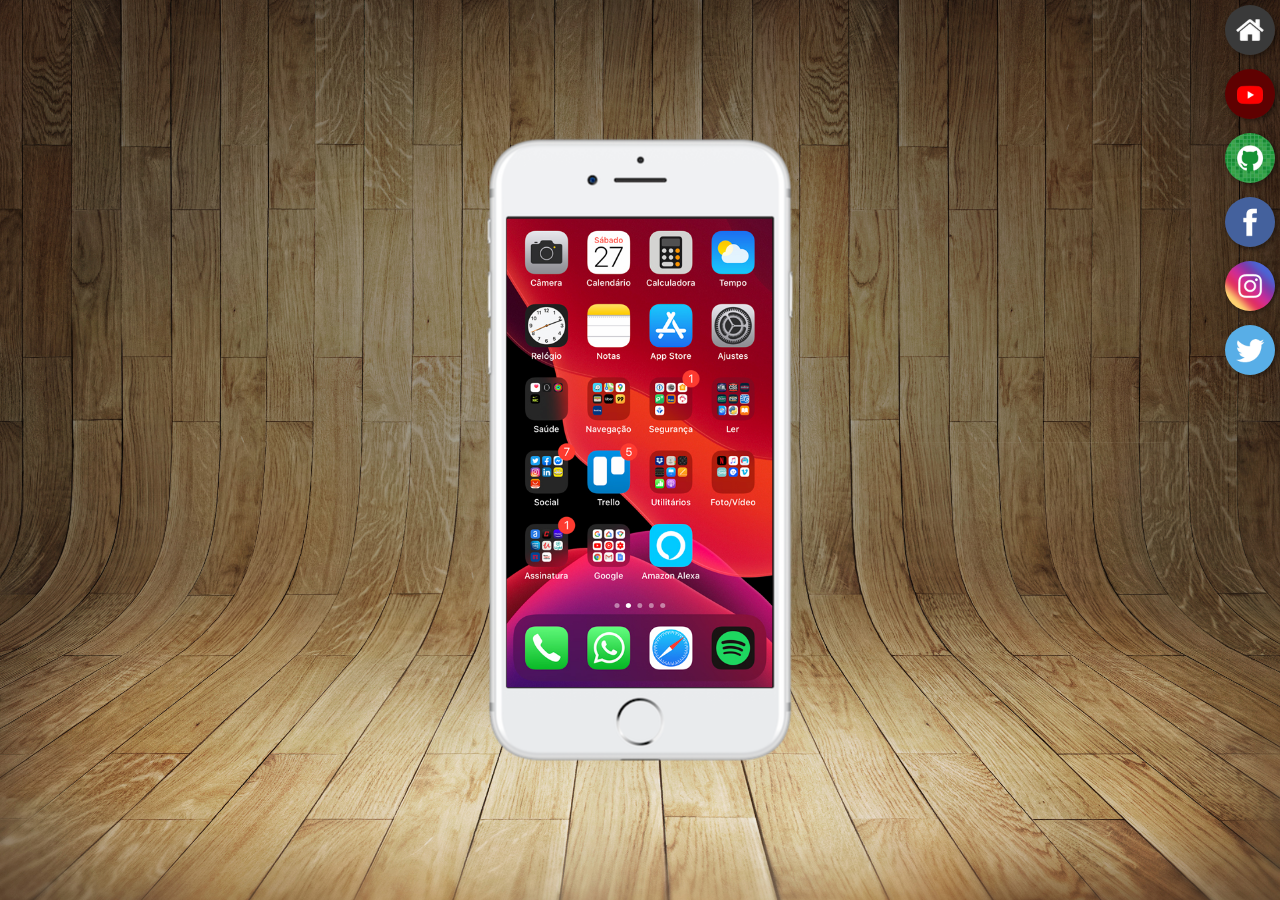
<file: index.html>
<!DOCTYPE html>
<html lang="pt-br">
<head>
    <meta charset="UTF-8">
    <meta name="viewport" content="width=device-width, initial-scale=1.0">
    <title>Projeto redes sociais</title>
    <link rel="stylesheet" href="styles/style.css">
    <link rel="shortcut icon" href="favicon.ico" type="image/x-icon">
</head>
<body>
    <main>
        <section id="telefone">
            <iframe src="home.html" name="tela" id="tela" frameborder="0"></iframe>r
        </section>

        <section id="redes-sociais">
            <a href="home.html" target="tela"><img src="imagens/logo-home.jpg" alt="Home"></a><br>
            <a href="youtube.html" target="tela"><img src="imagens/logo-youtube.jpg" alt="youtube"></a><br>
            <a href="github.html" target="tela"><img src="imagens/logo-github.jpg" alt="github"></a></a><br>
            <a href="facebook.html" target="tela"><img src="imagens/logo-facebook.jpg" alt="facebook"></a><br>
            <a href="instagram.html" target="tela"><img src="imagens/logo-instagram.jpg" alt="instagram"></a><br>
            <a href="twitter.html" target="tela"><img src="imagens/logo-twitter.jpg" alt="twitter"></a><br>
        </section>
    </main>
</body>
</html>
</file>
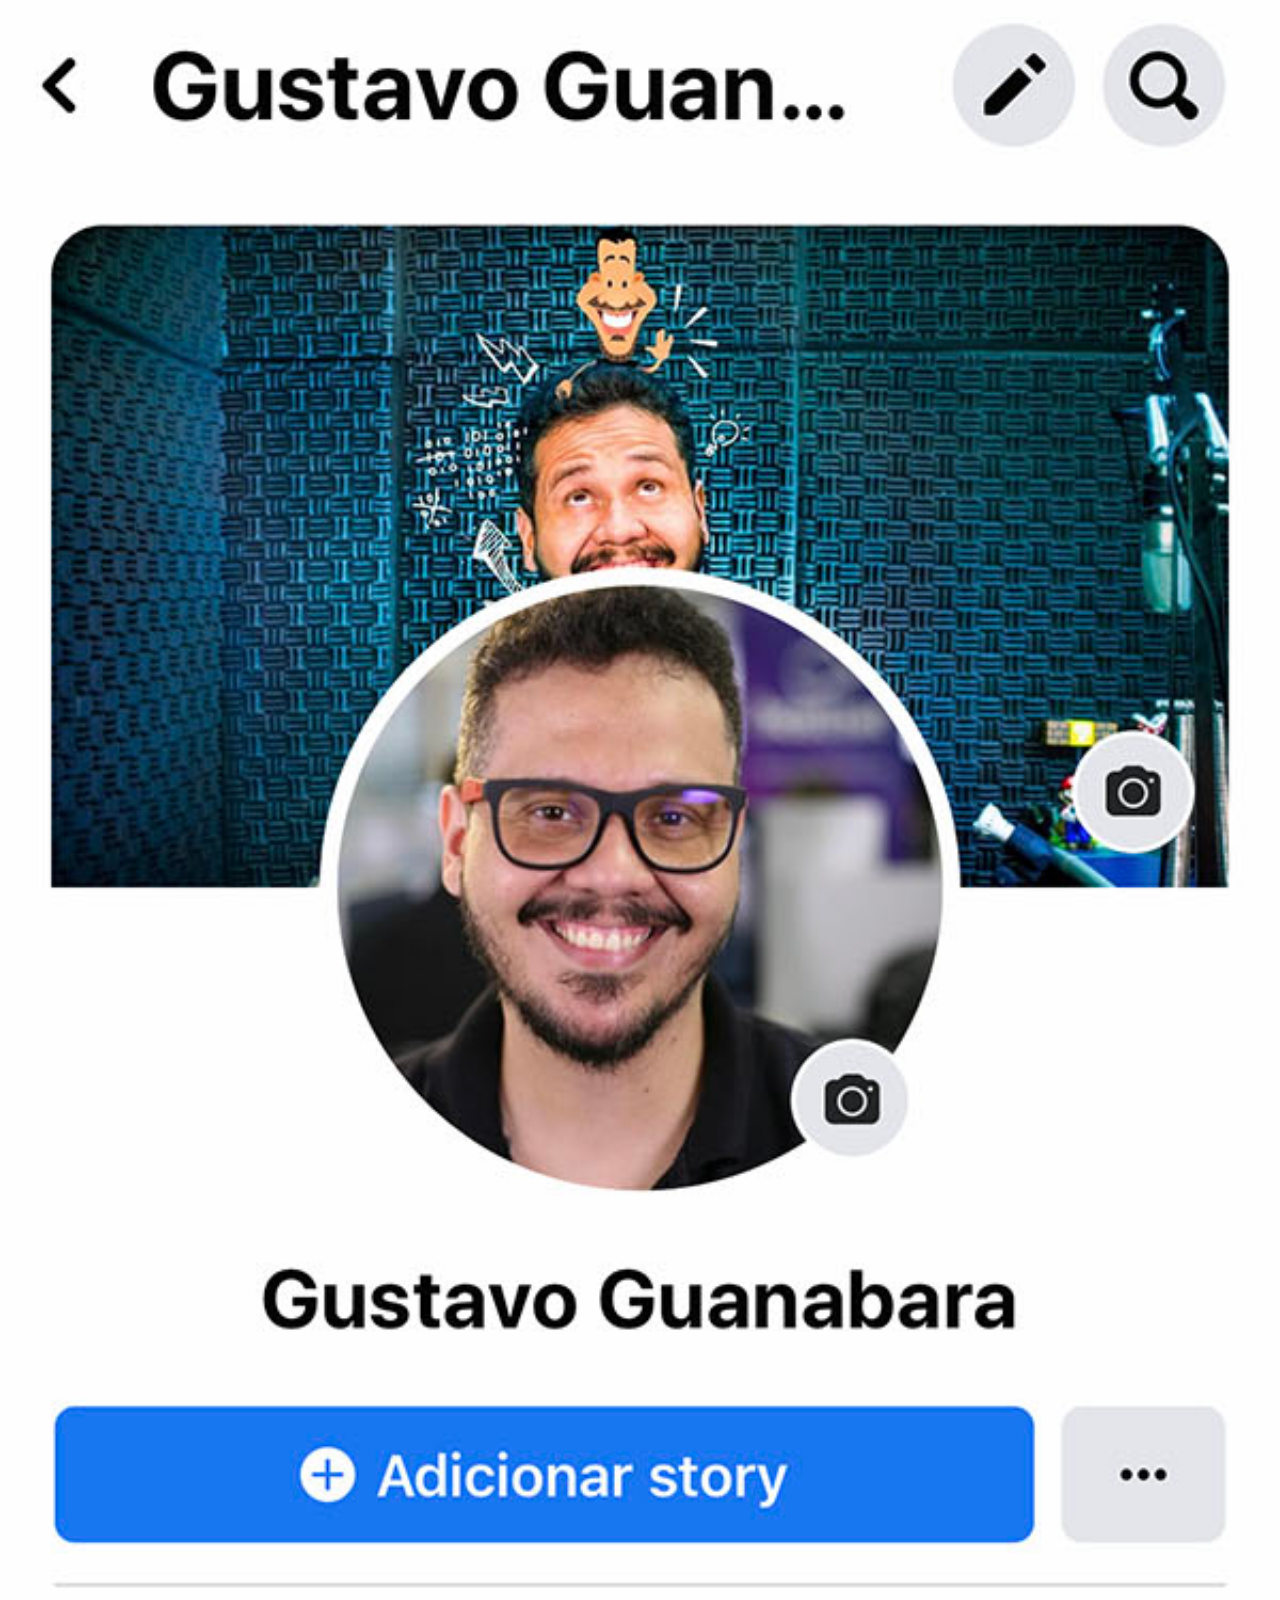
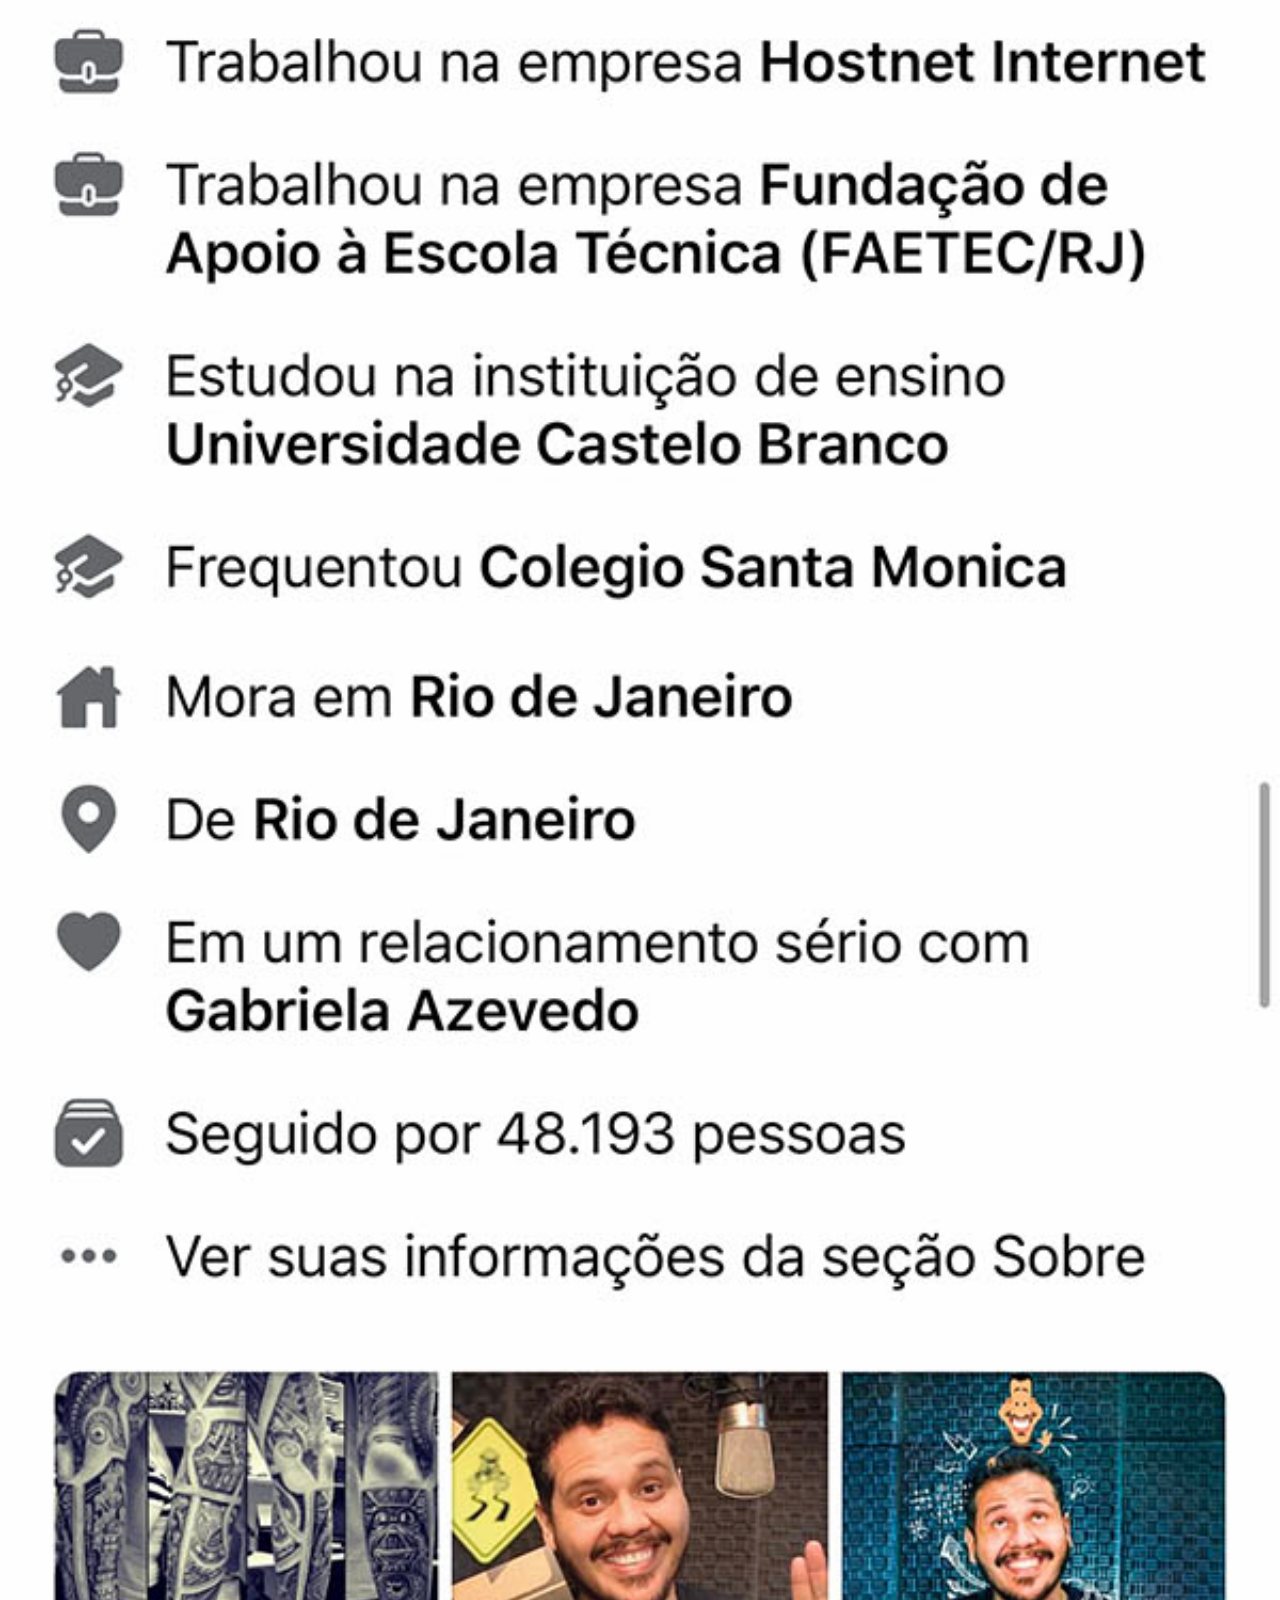
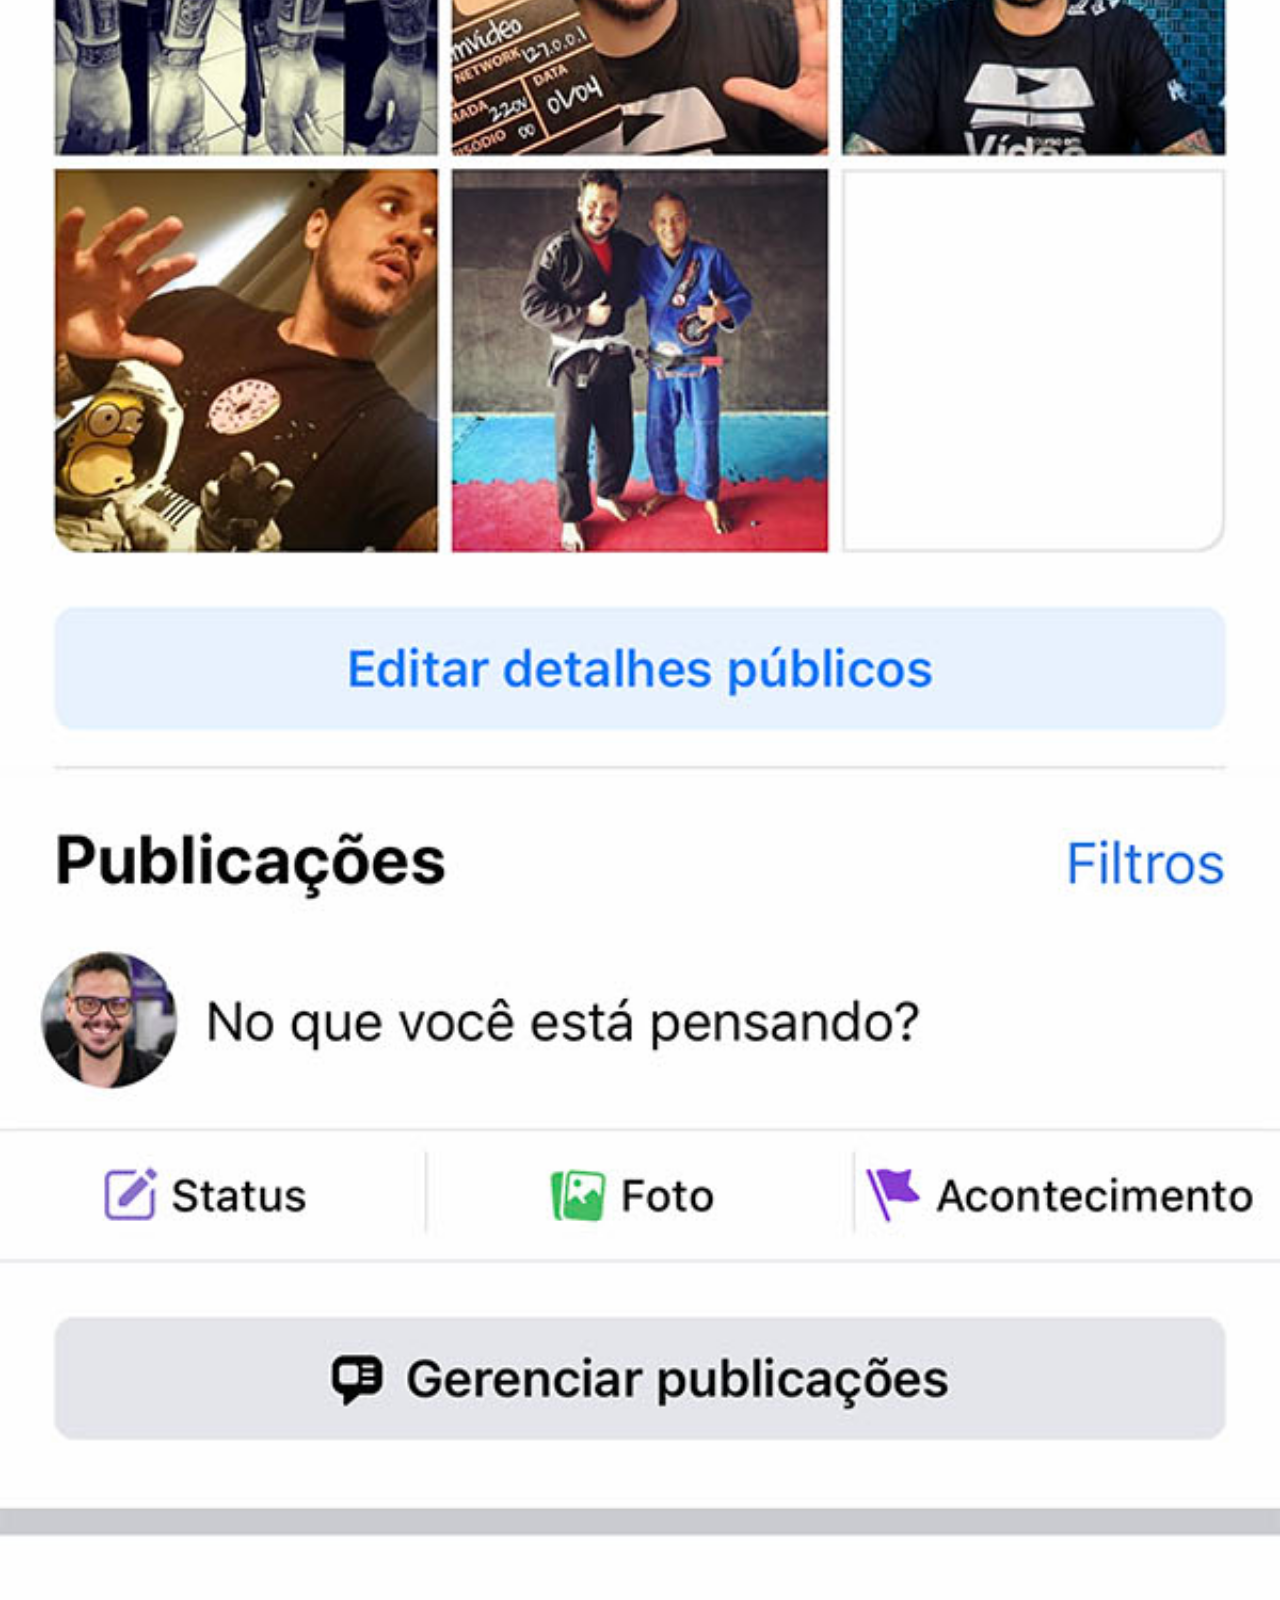
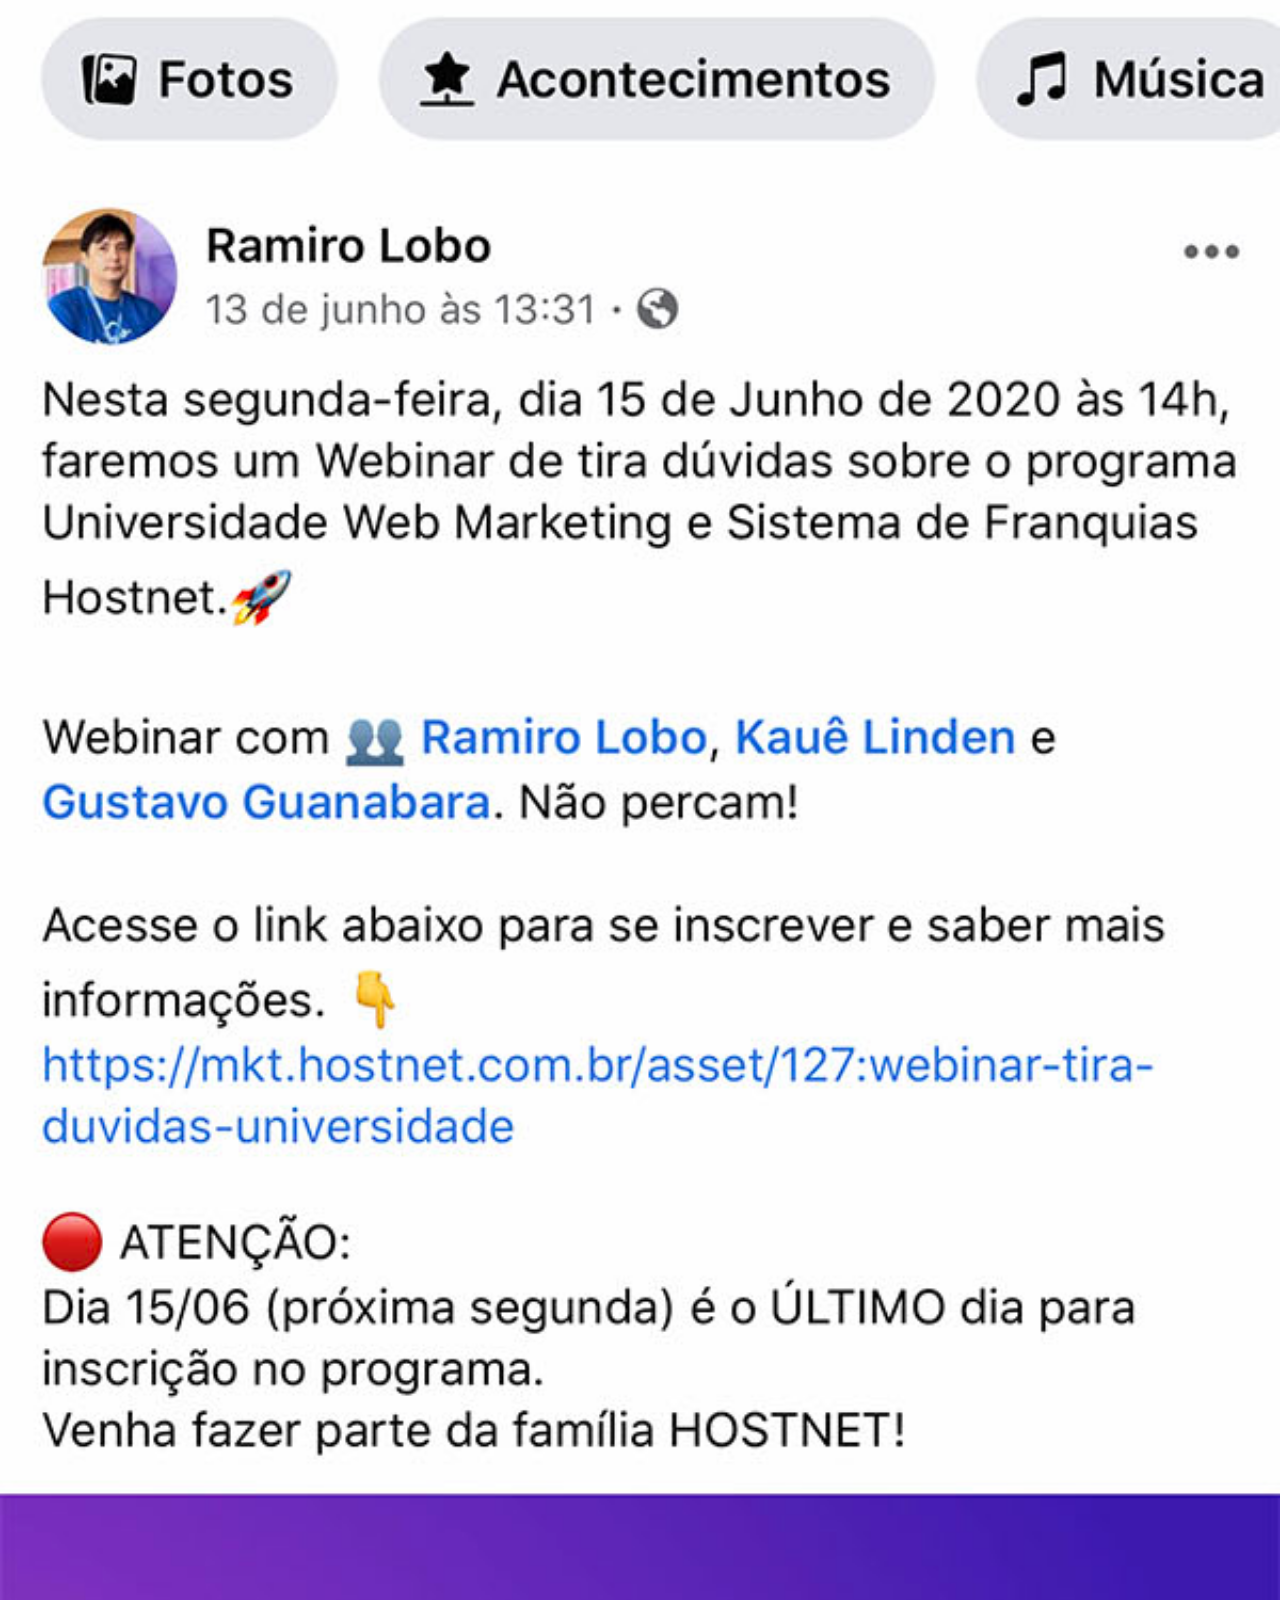
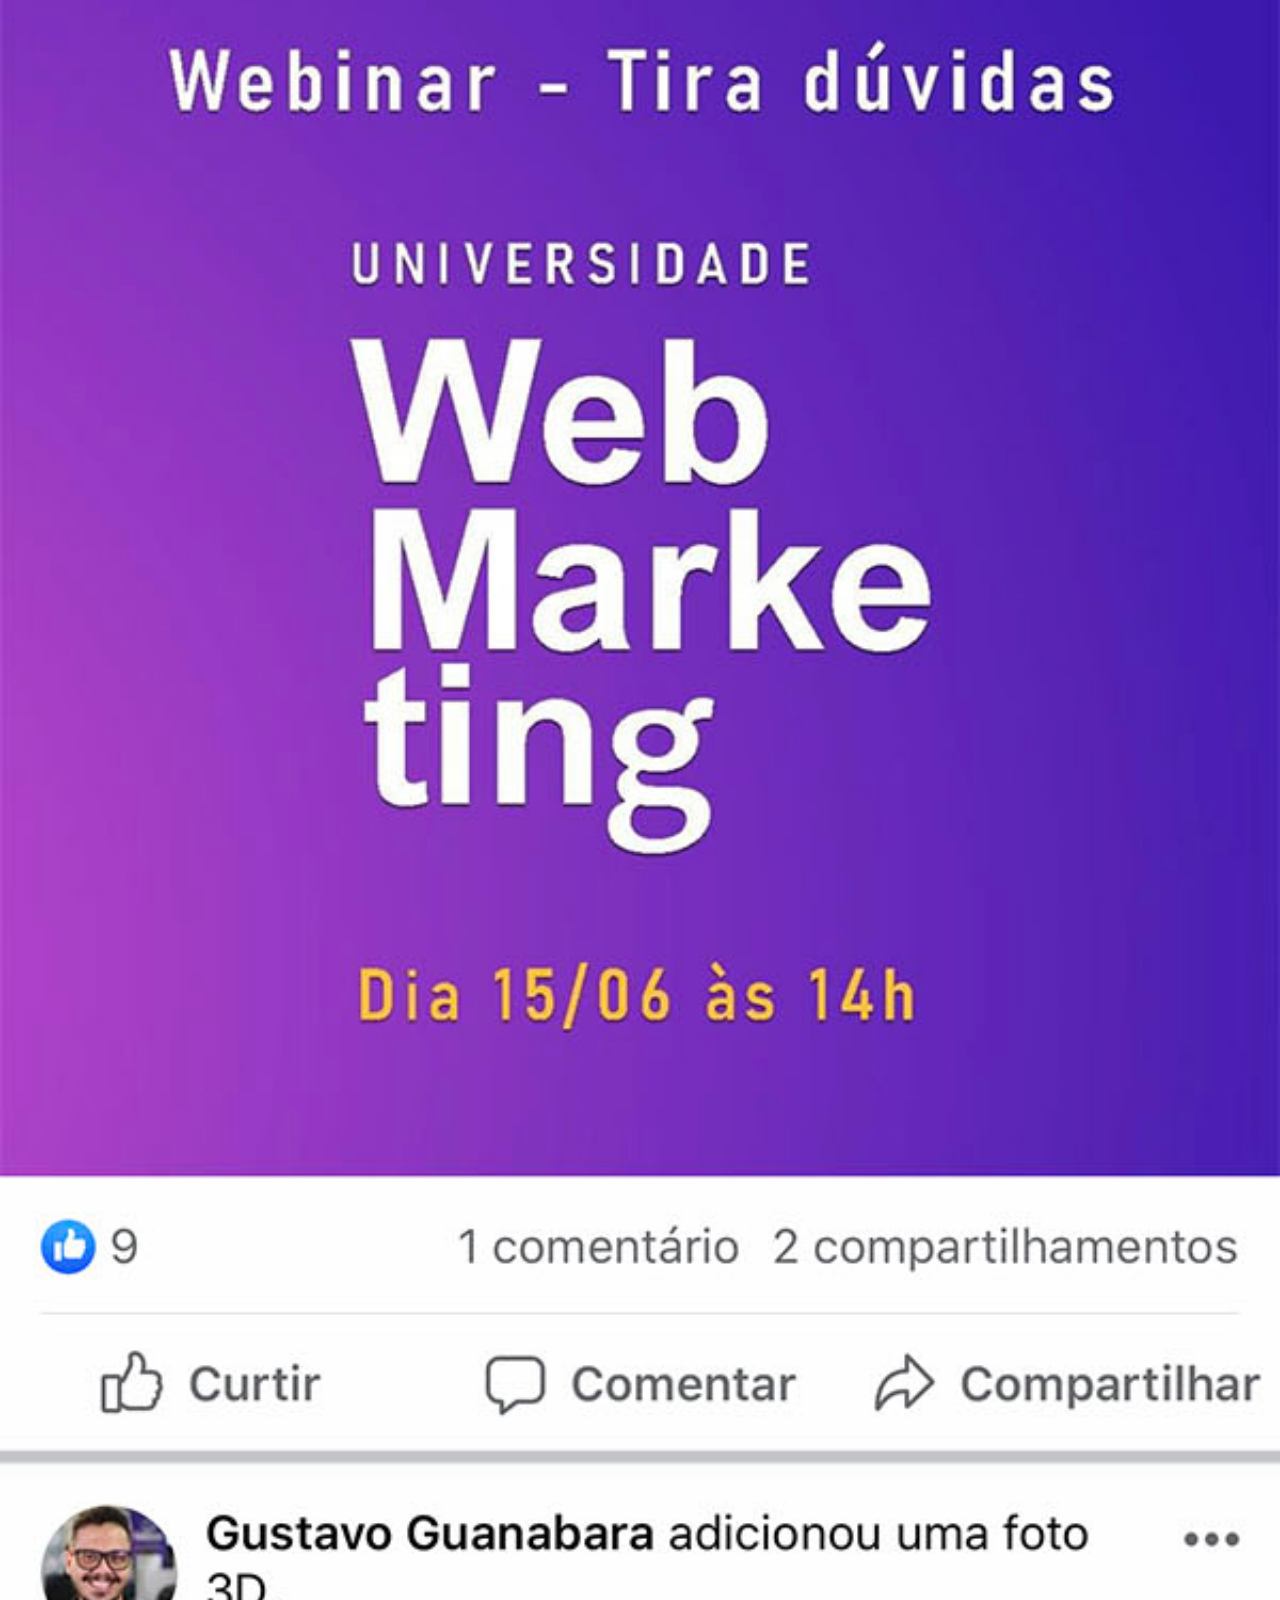
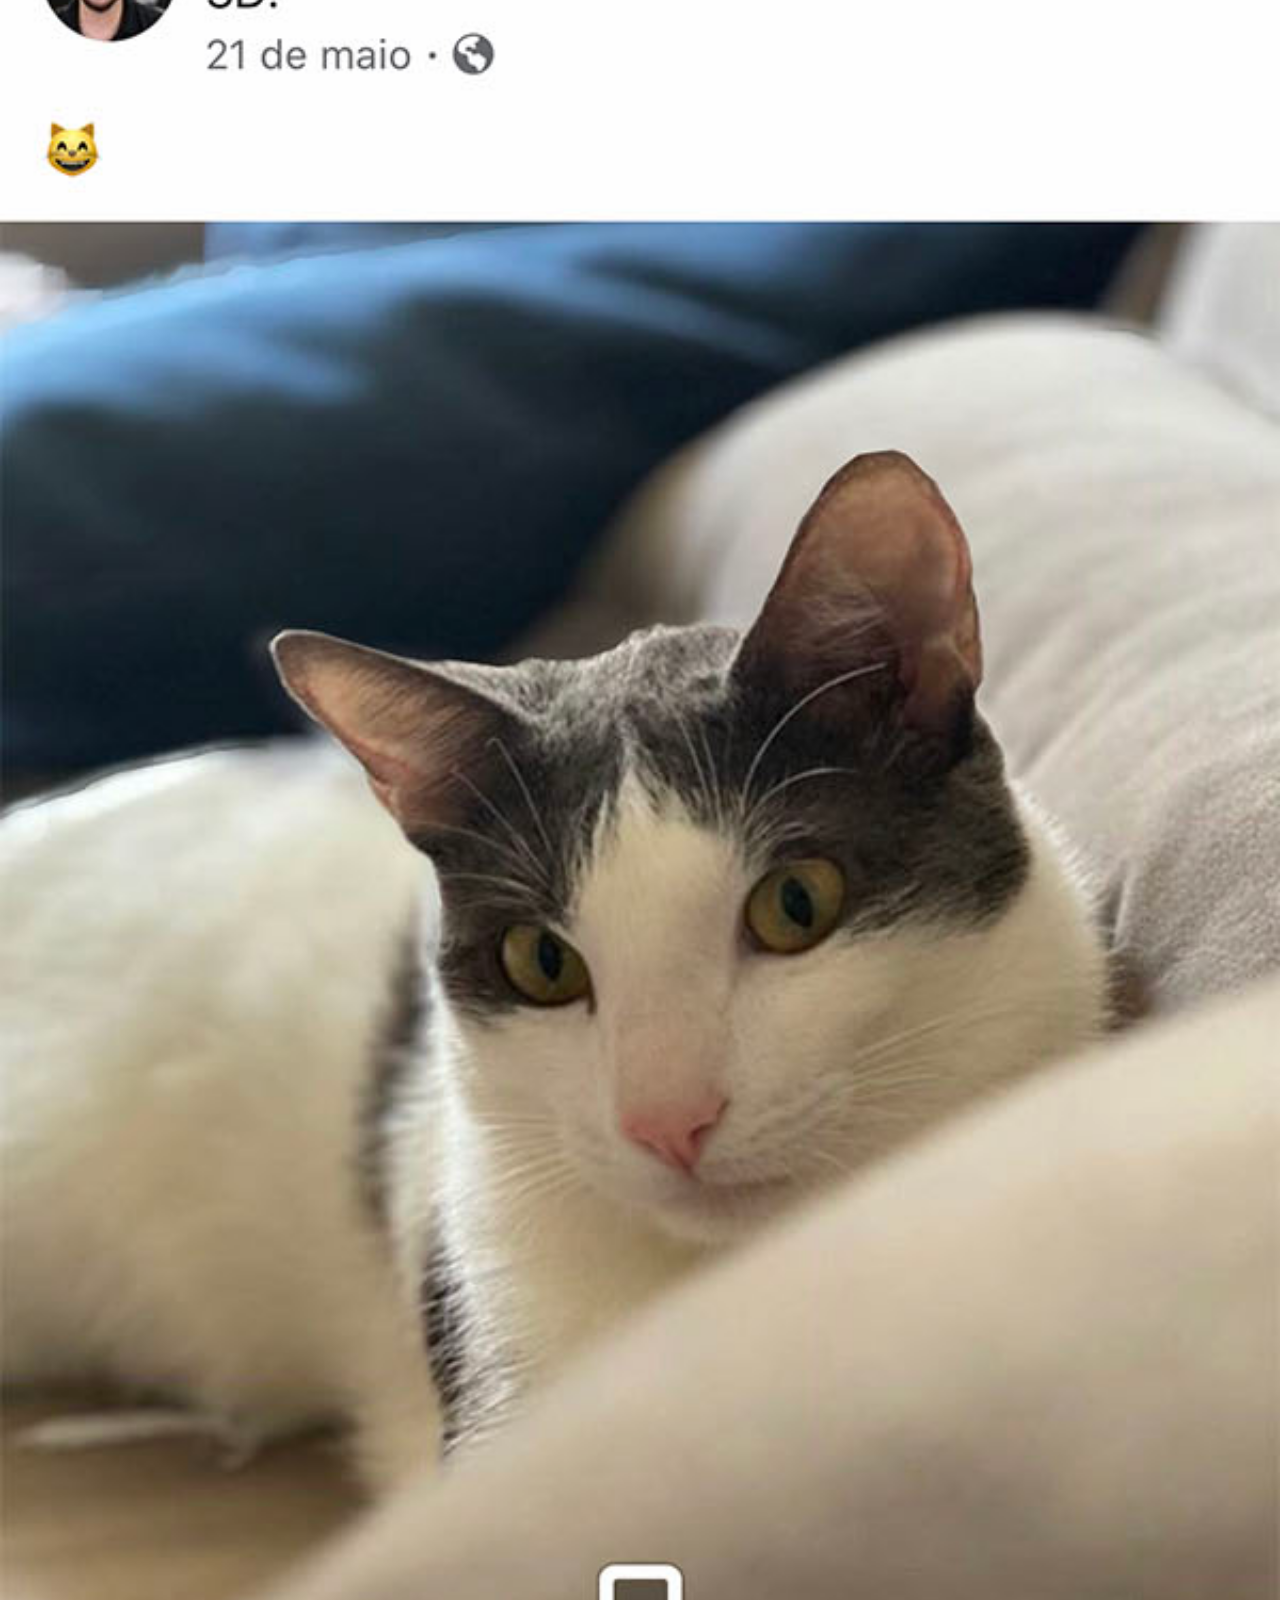
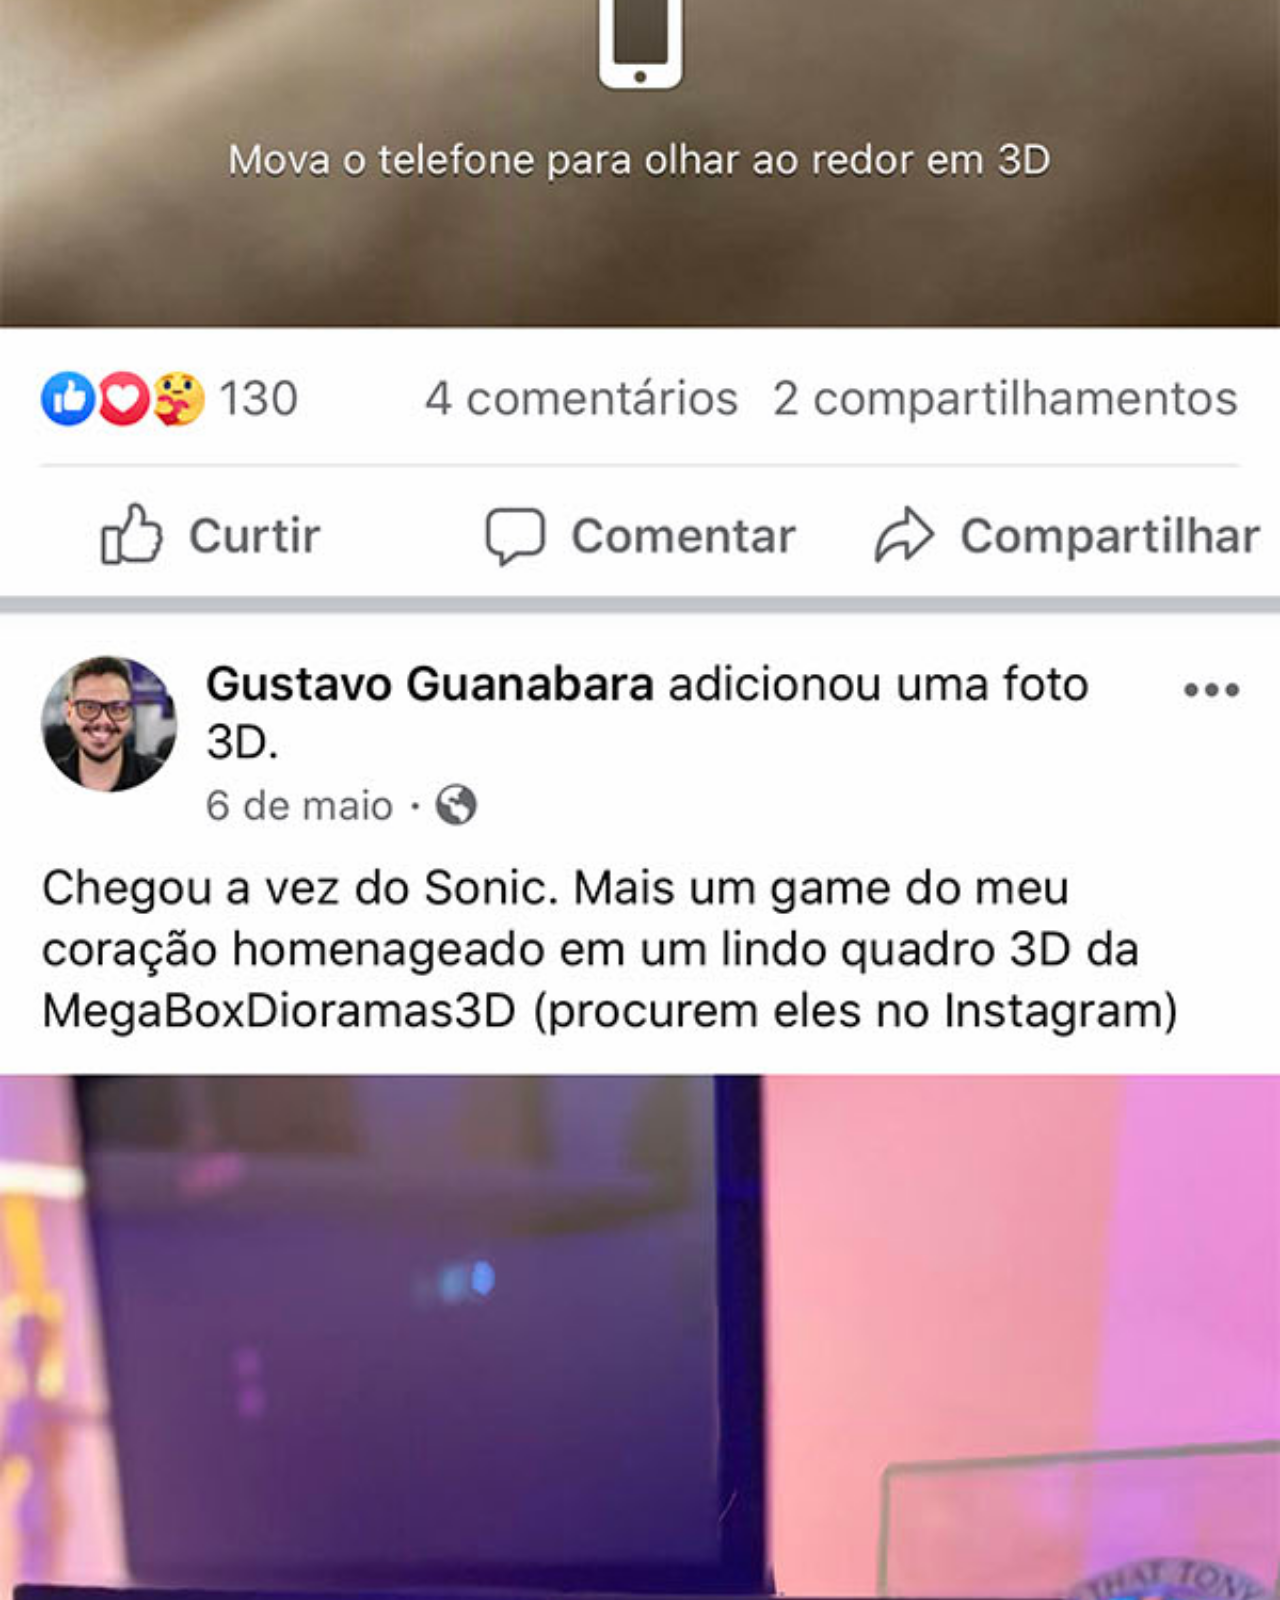
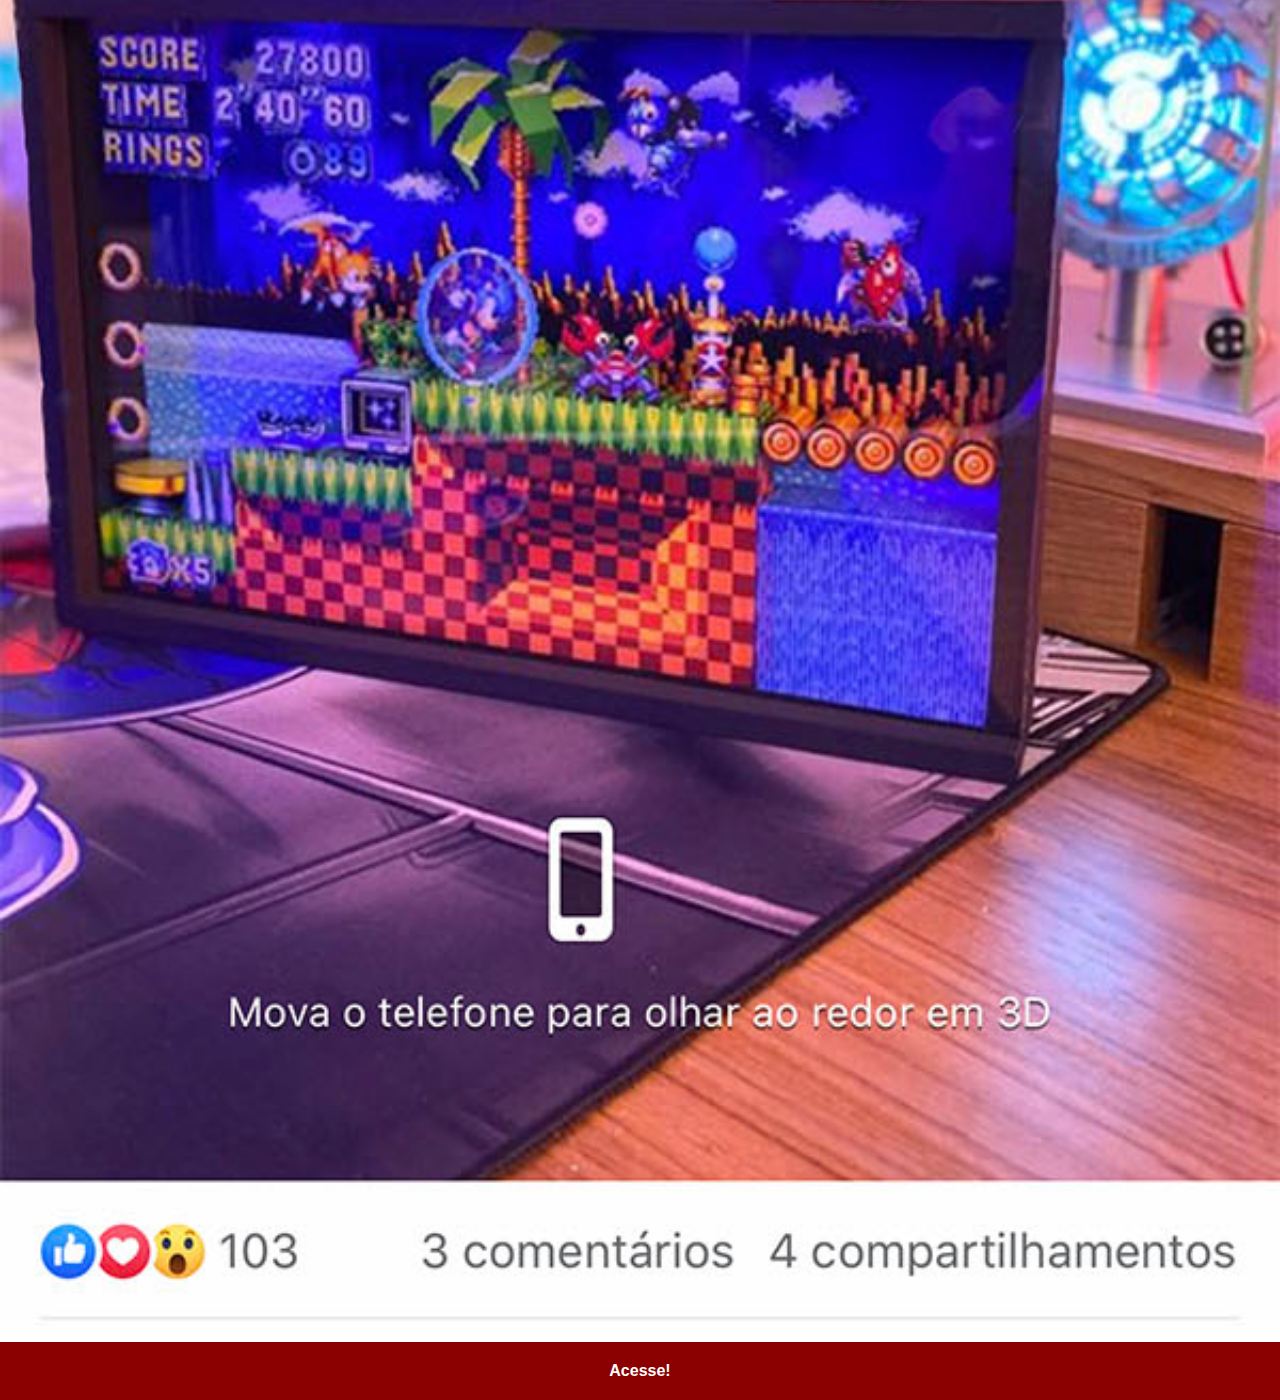
<file: facebook.html>
<!DOCTYPE html>
<html lang="pt-br">
<head>
    <meta charset="UTF-8">
    <meta name="viewport" content="width=device-width, initial-scale=1.0">
    <title>Document</title>
    <link rel="stylesheet" href="styles/social.css">
</head>

<body>
    <img src="imagens/tela-facebook.jpg" alt="github">
    <a href="https://www.youtube.com/@CursoemVideo/playlists" target="_blank">Acesse!</a>
</body>
</html>
</file>
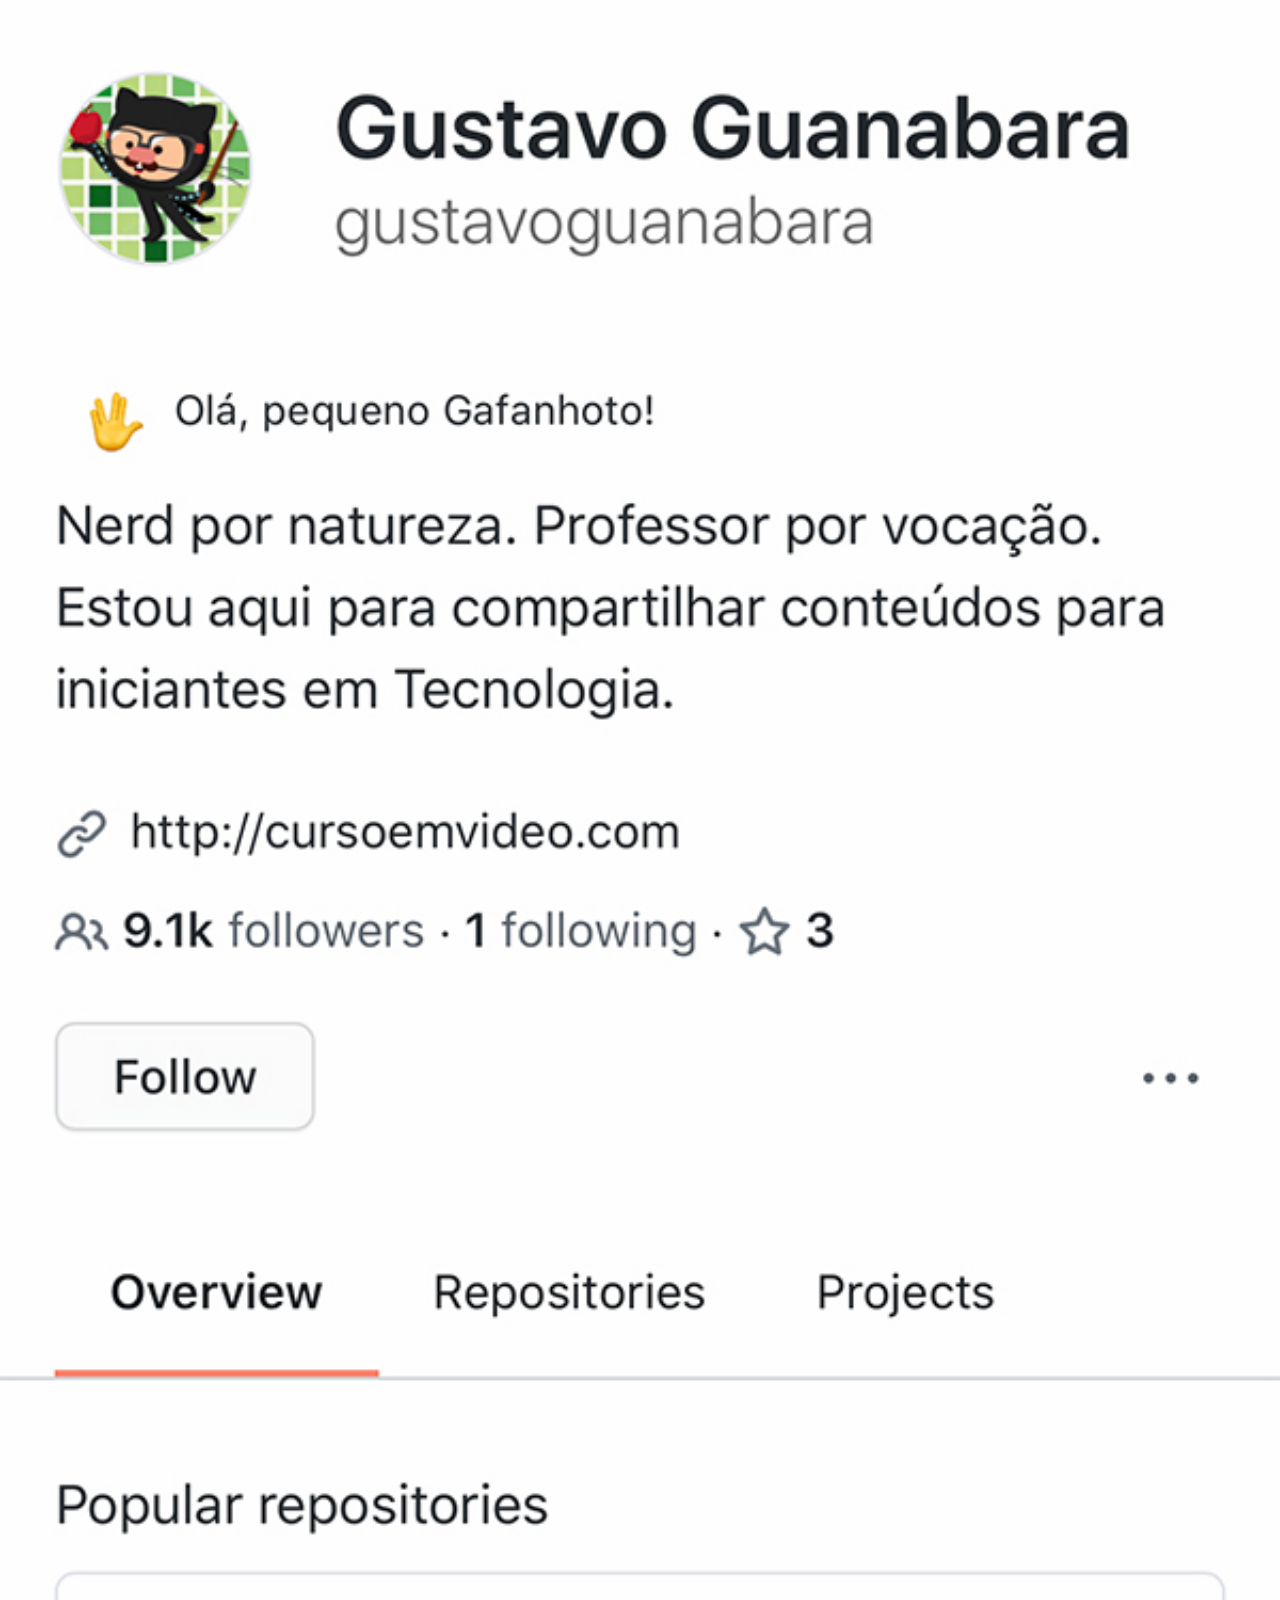
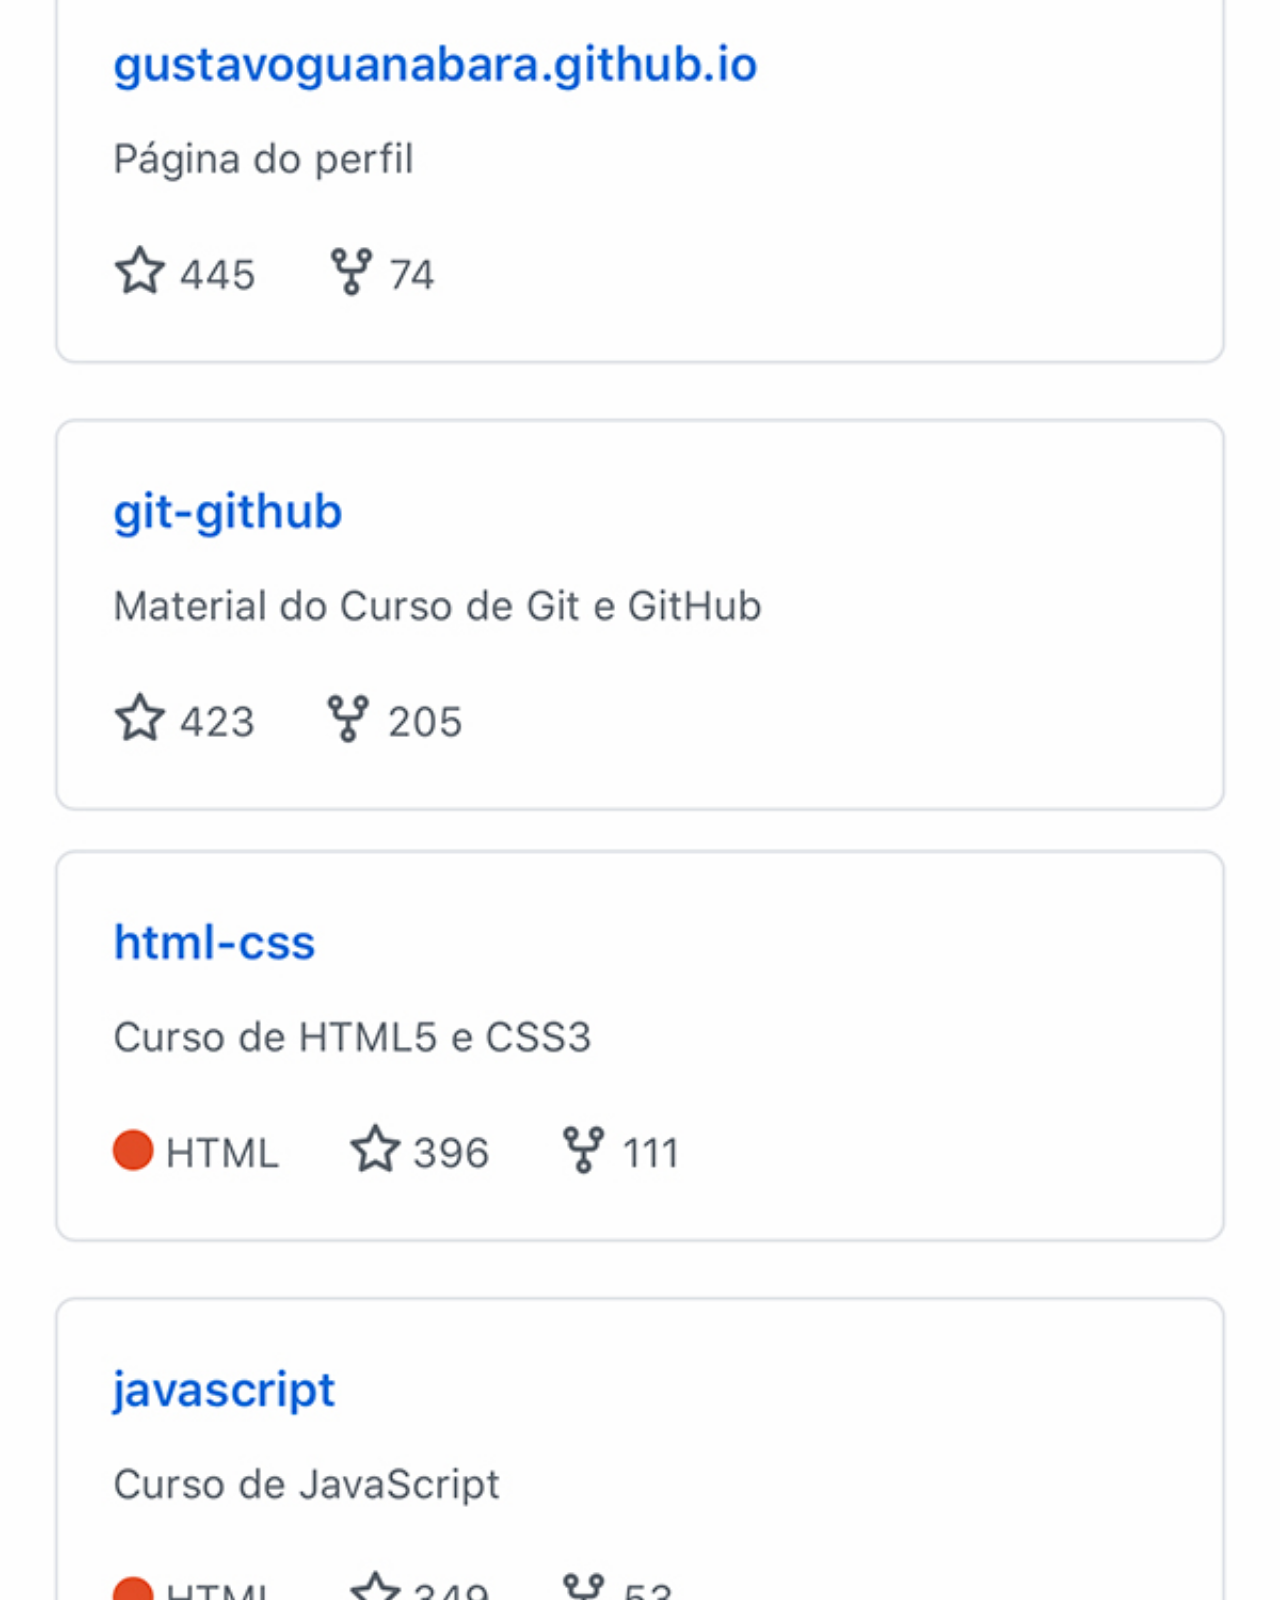
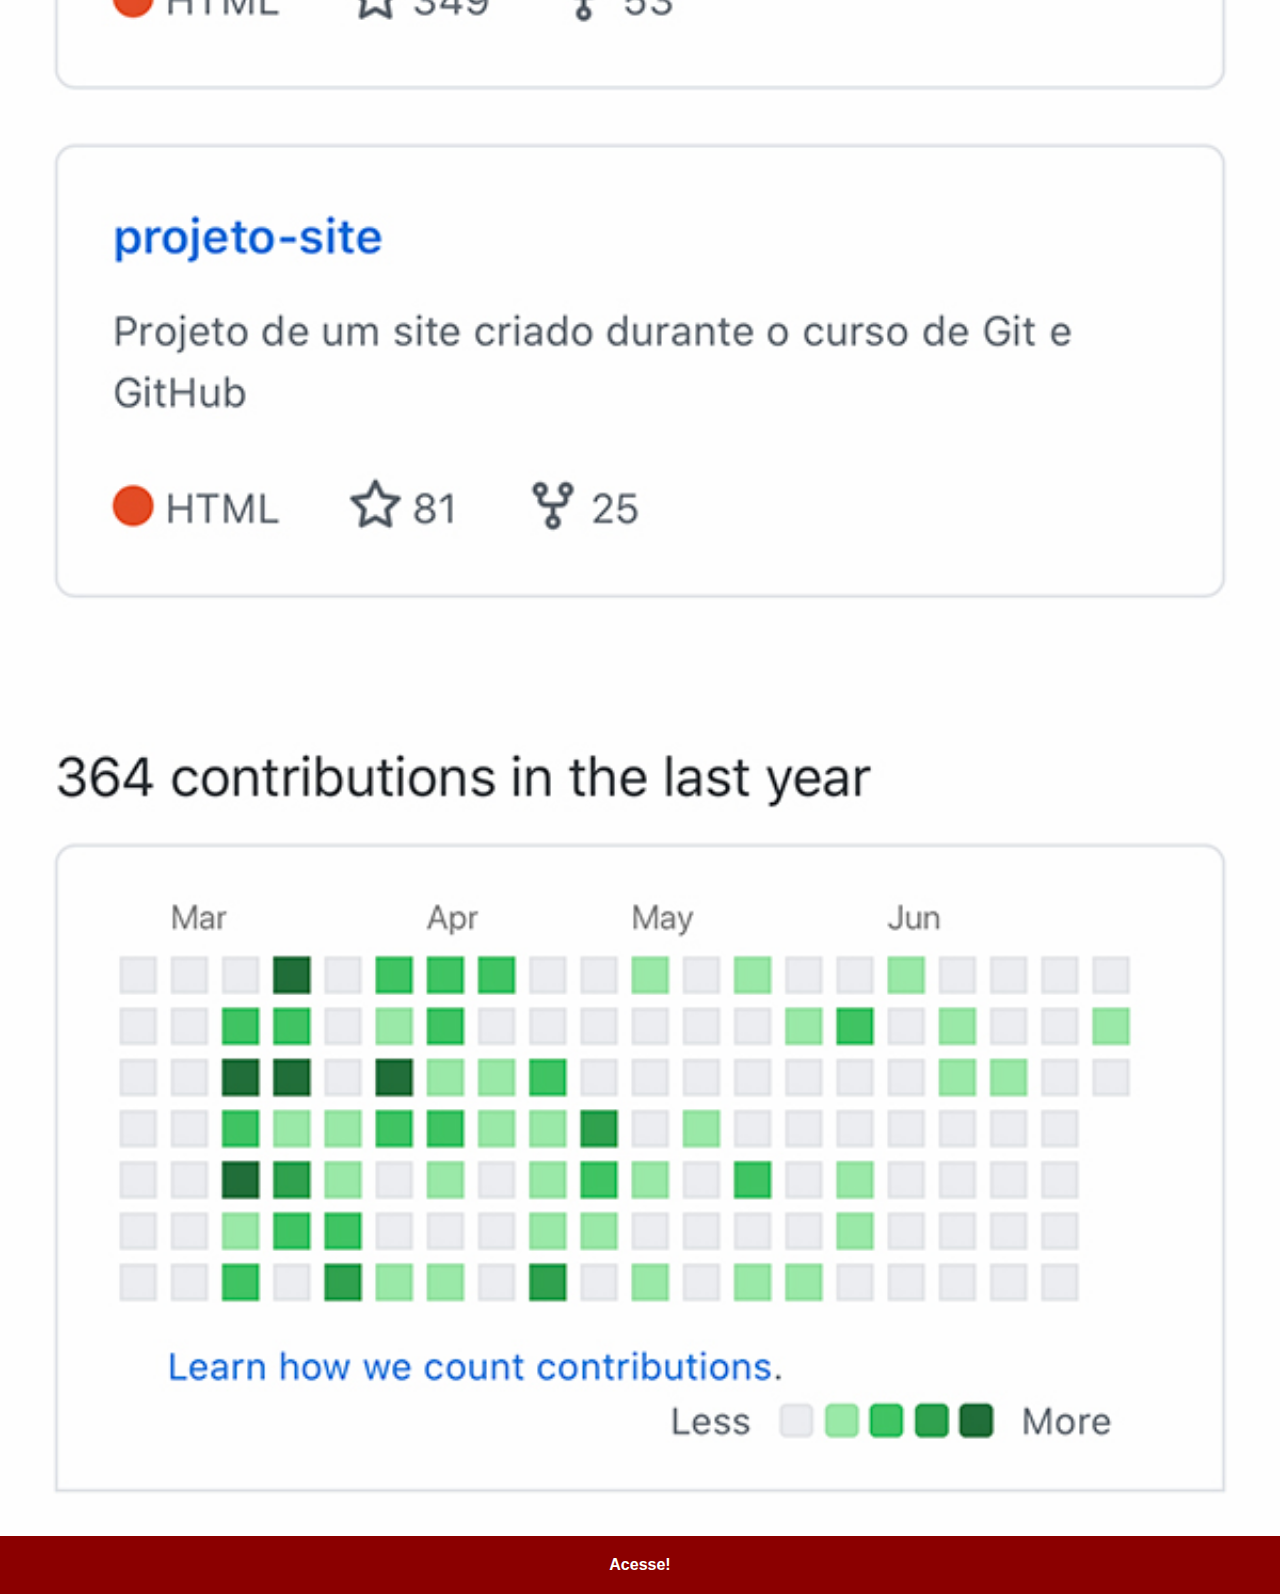
<file: github.html>
<!DOCTYPE html>
<html lang="pt-br">
<head>
    <meta charset="UTF-8">
    <meta name="viewport" content="width=device-width, initial-scale=1.0">
    <title>Document</title>
    <link rel="stylesheet" href="styles/social.css">
</head>

<body>
    <img src="imagens/tela-github.jpg" alt="github">
    <a href="https://www.youtube.com/@CursoemVideo/playlists" target="_blank">Acesse!</a>
</body>
</html>
</file>
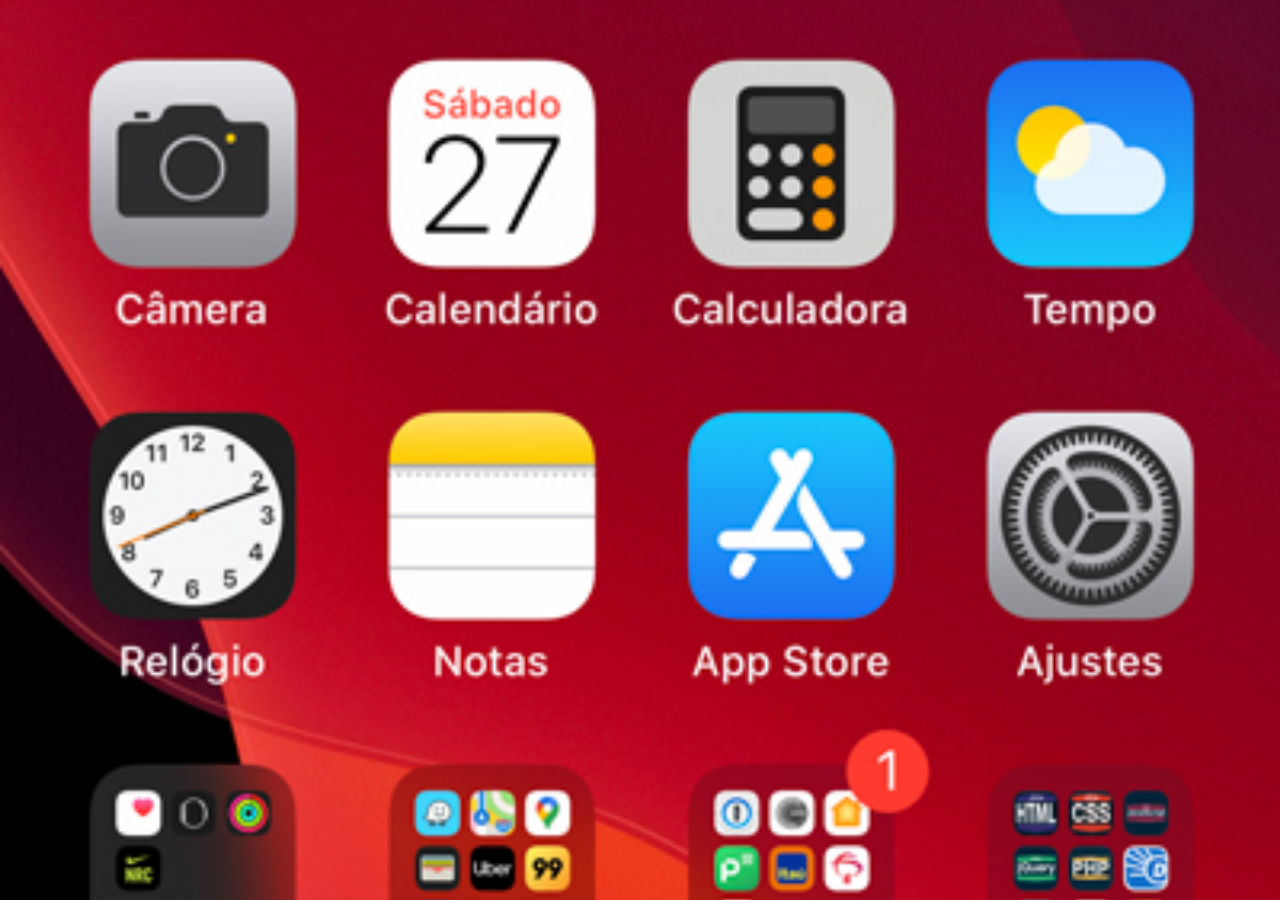
<file: home.html>
<!DOCTYPE html>
<html lang="pt-br">
<head>
    <meta charset="UTF-8">
    <meta name="viewport" content="width=device-width, initial-scale=1.0">
    <title>Home</title>
    
</head>
<style>
    *{
        margin: 0px;
        padding: 0px;
    }
    body{
        width: 100vw;
        height: 100vh;
        background: black url('imagens/tela-home.jpg') no-repeat top center;
        background-size: cover;
    }
</style>
<body>
    
</body>
</html>
</file>
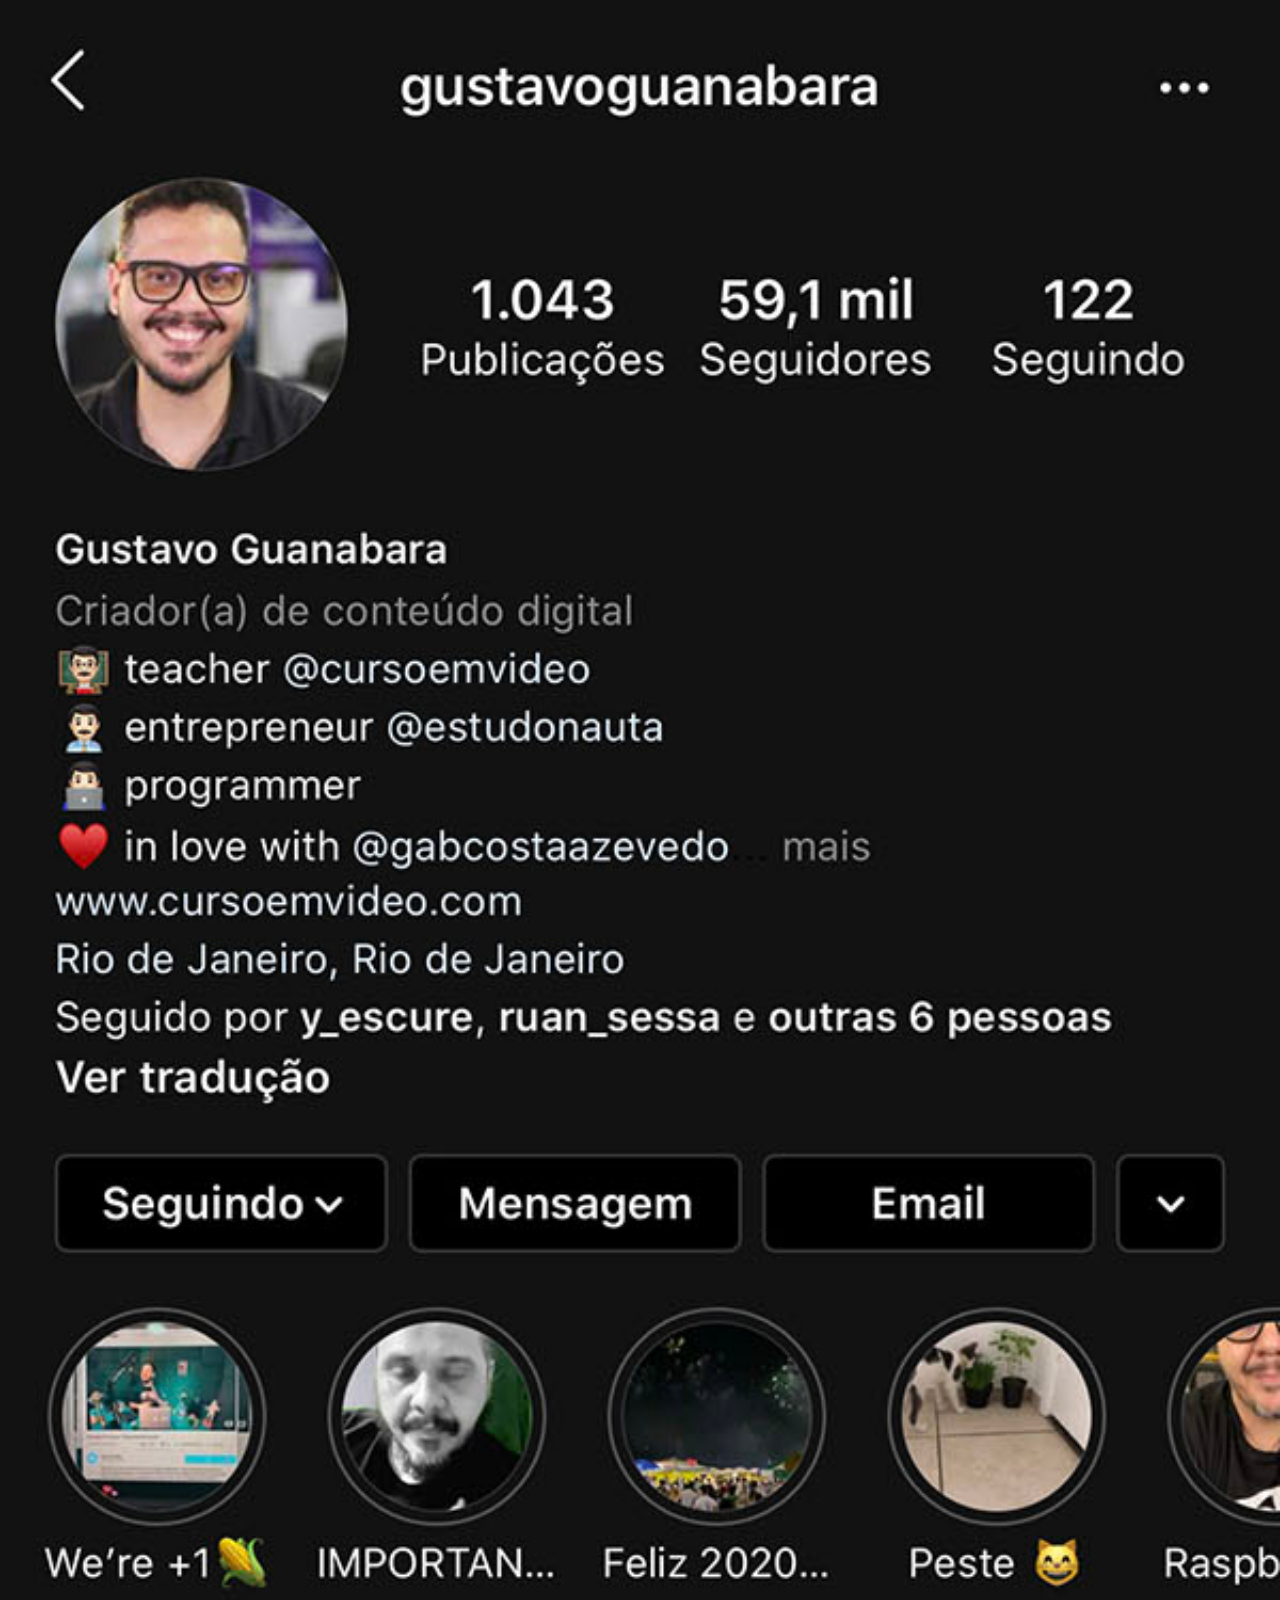
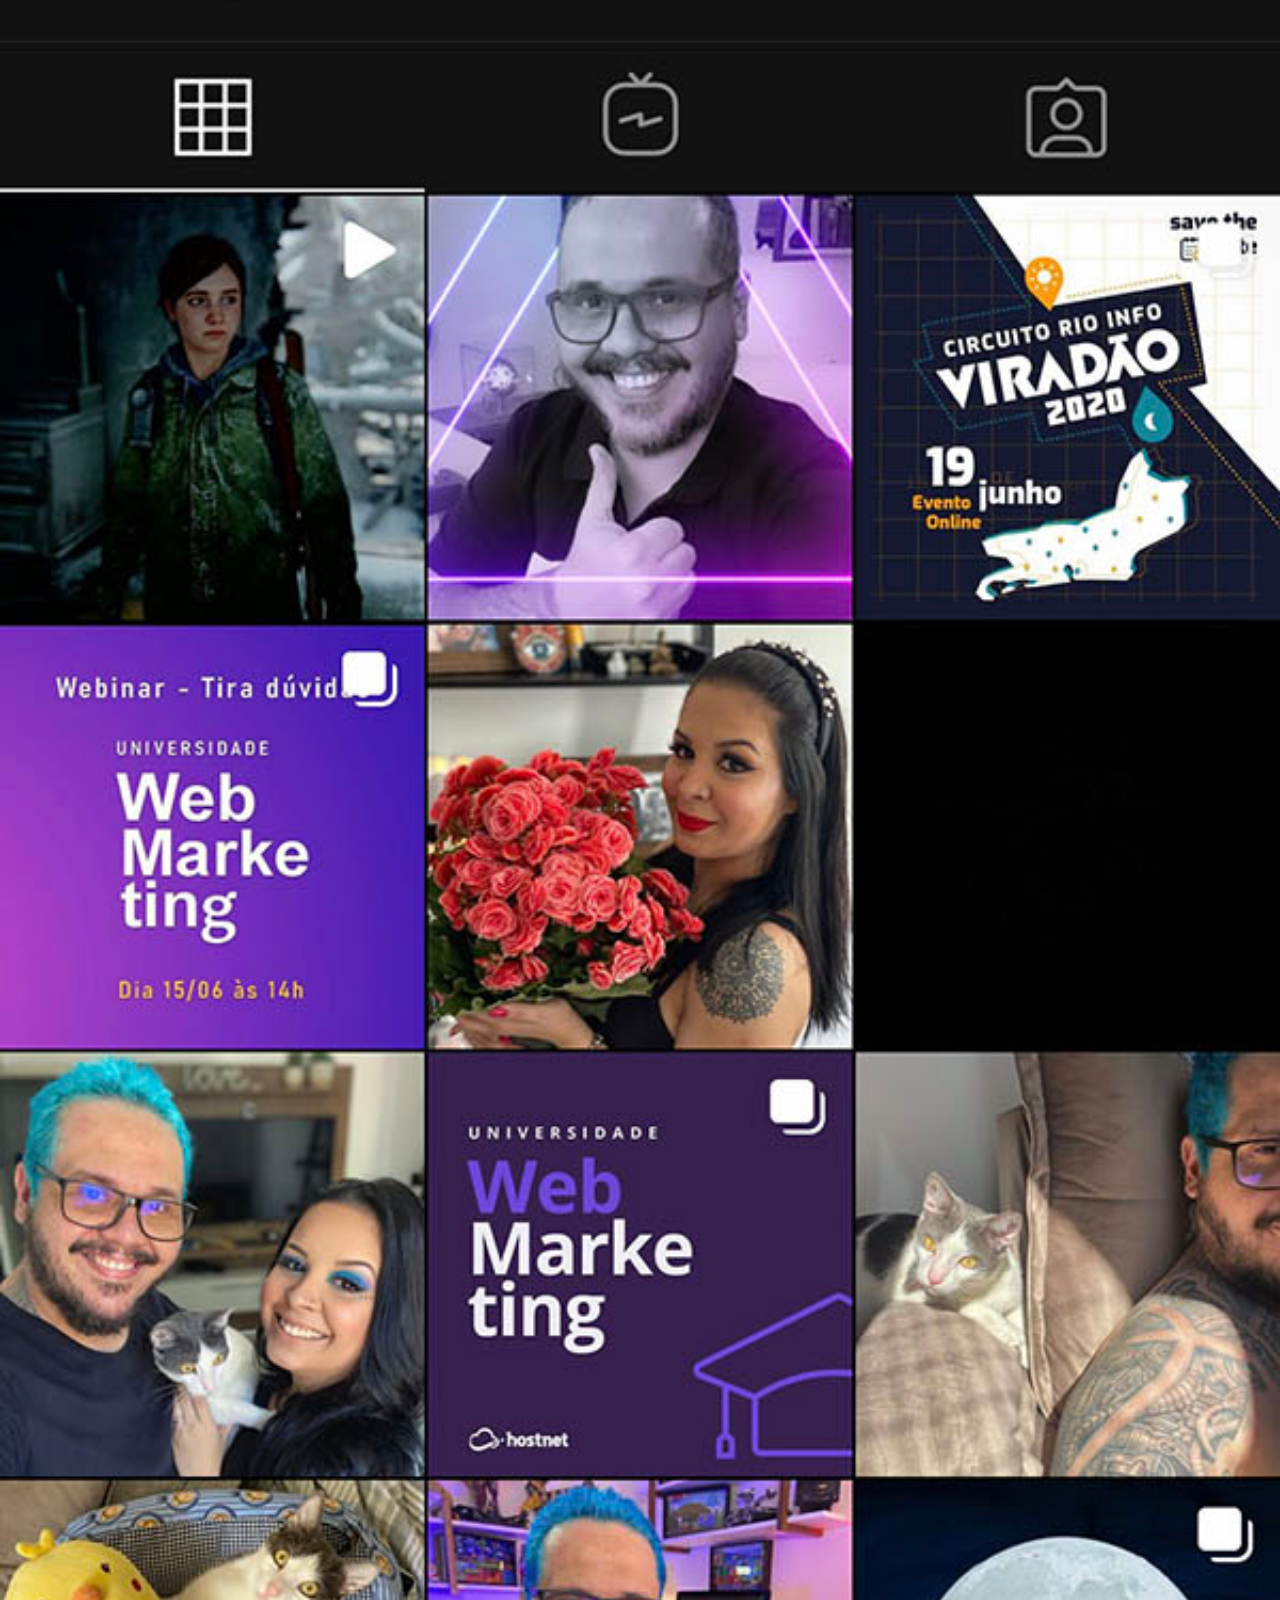
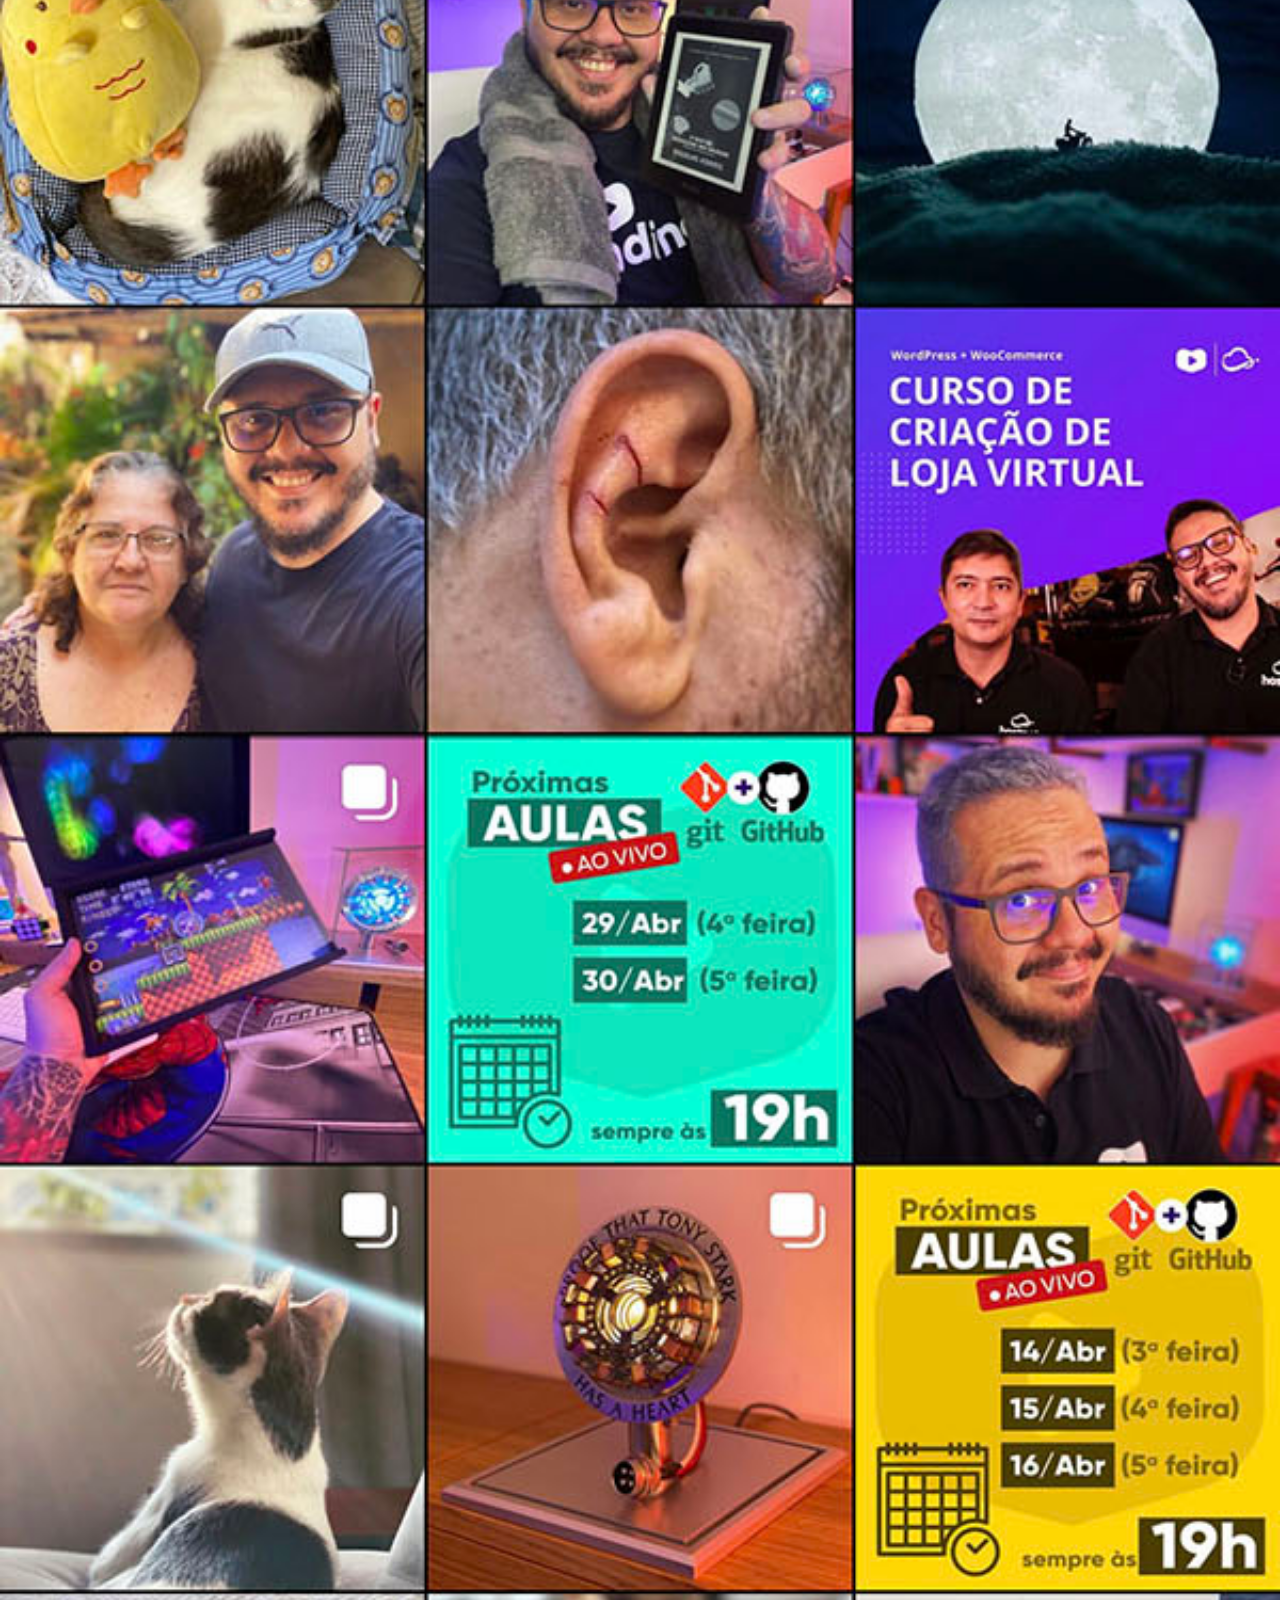
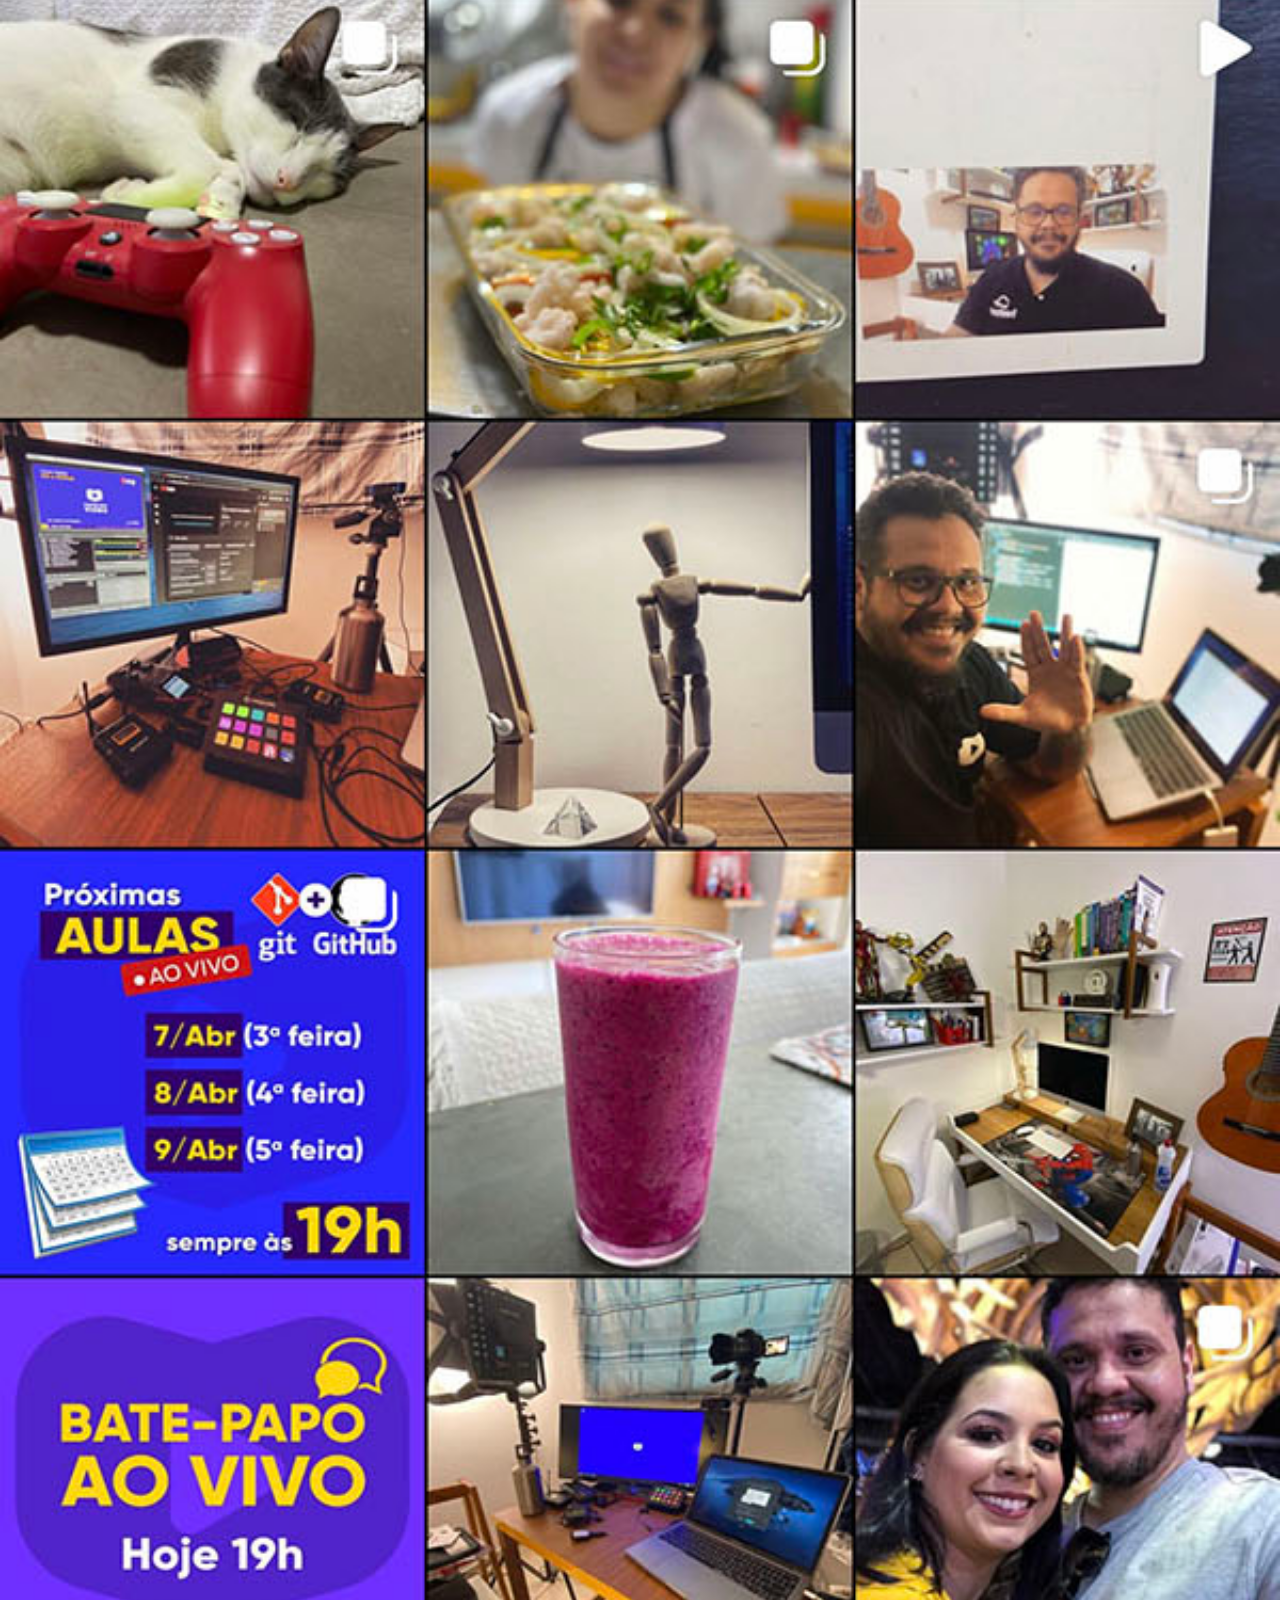
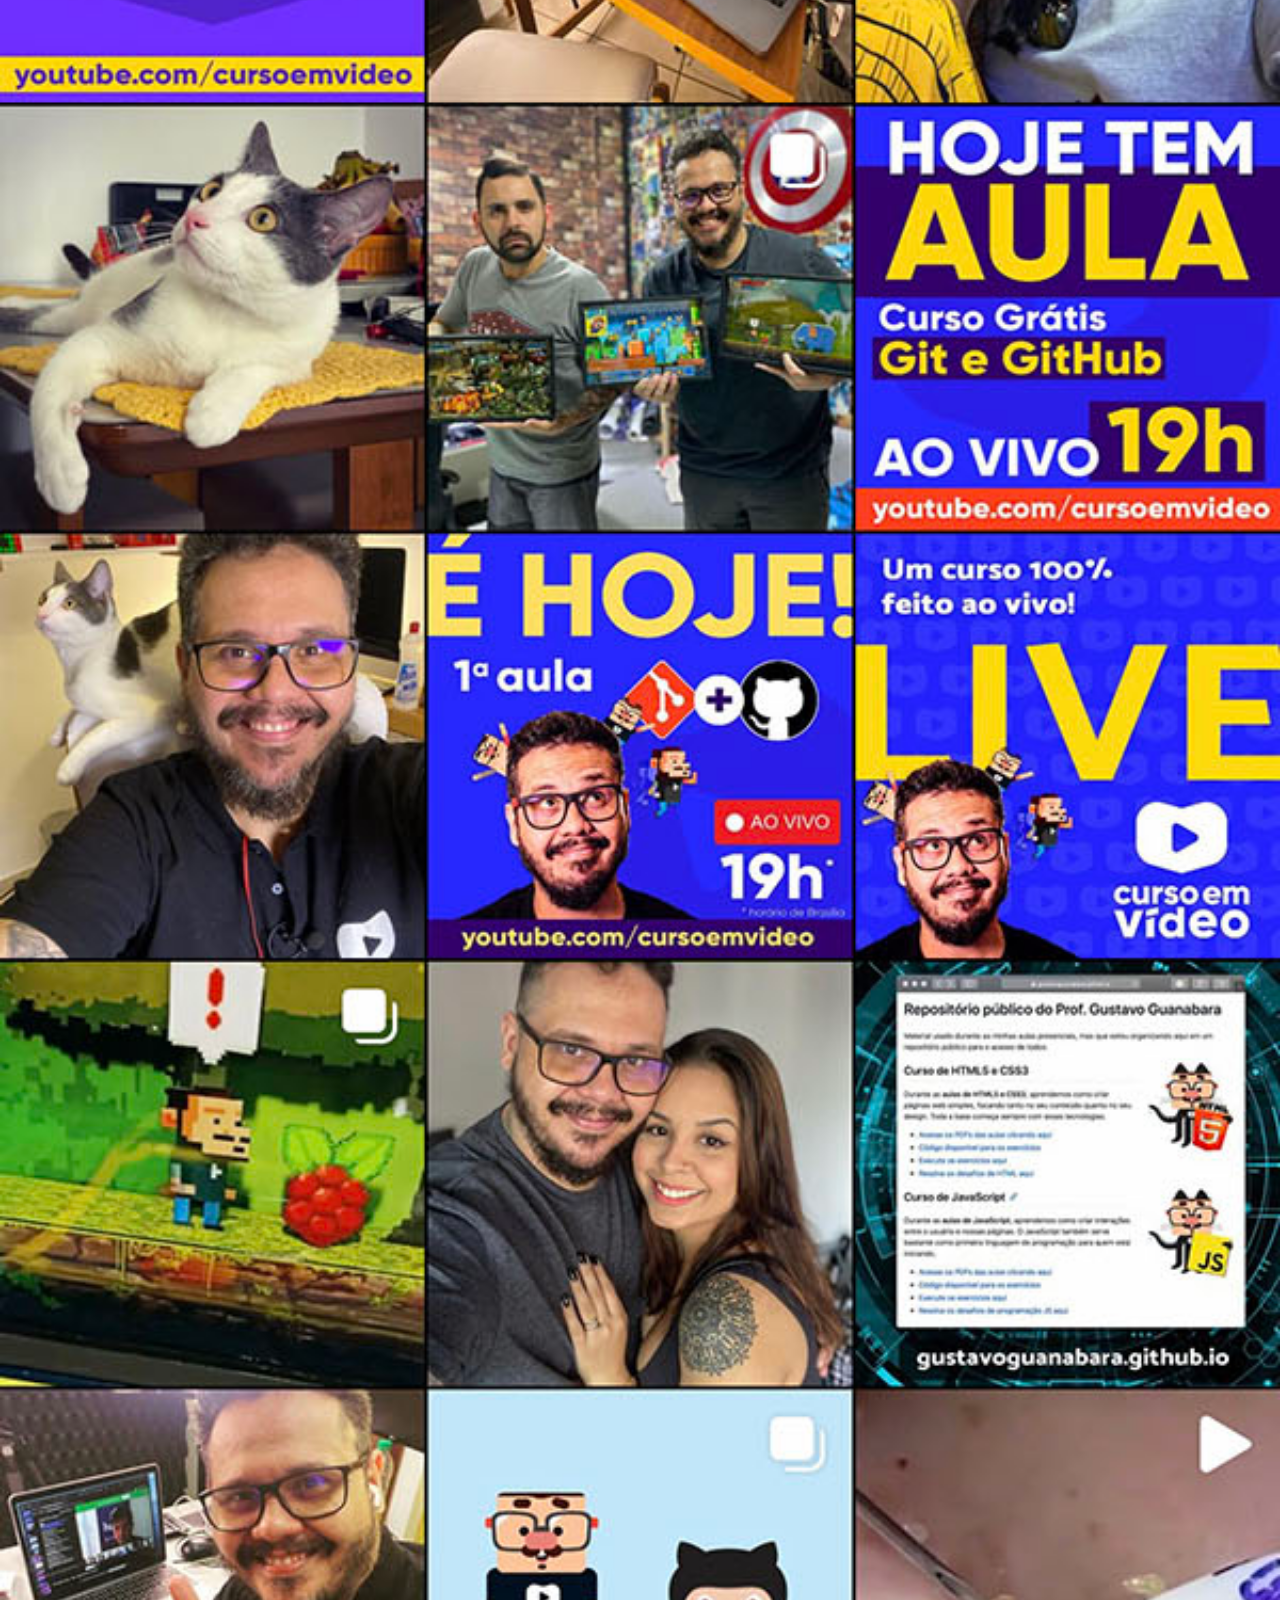
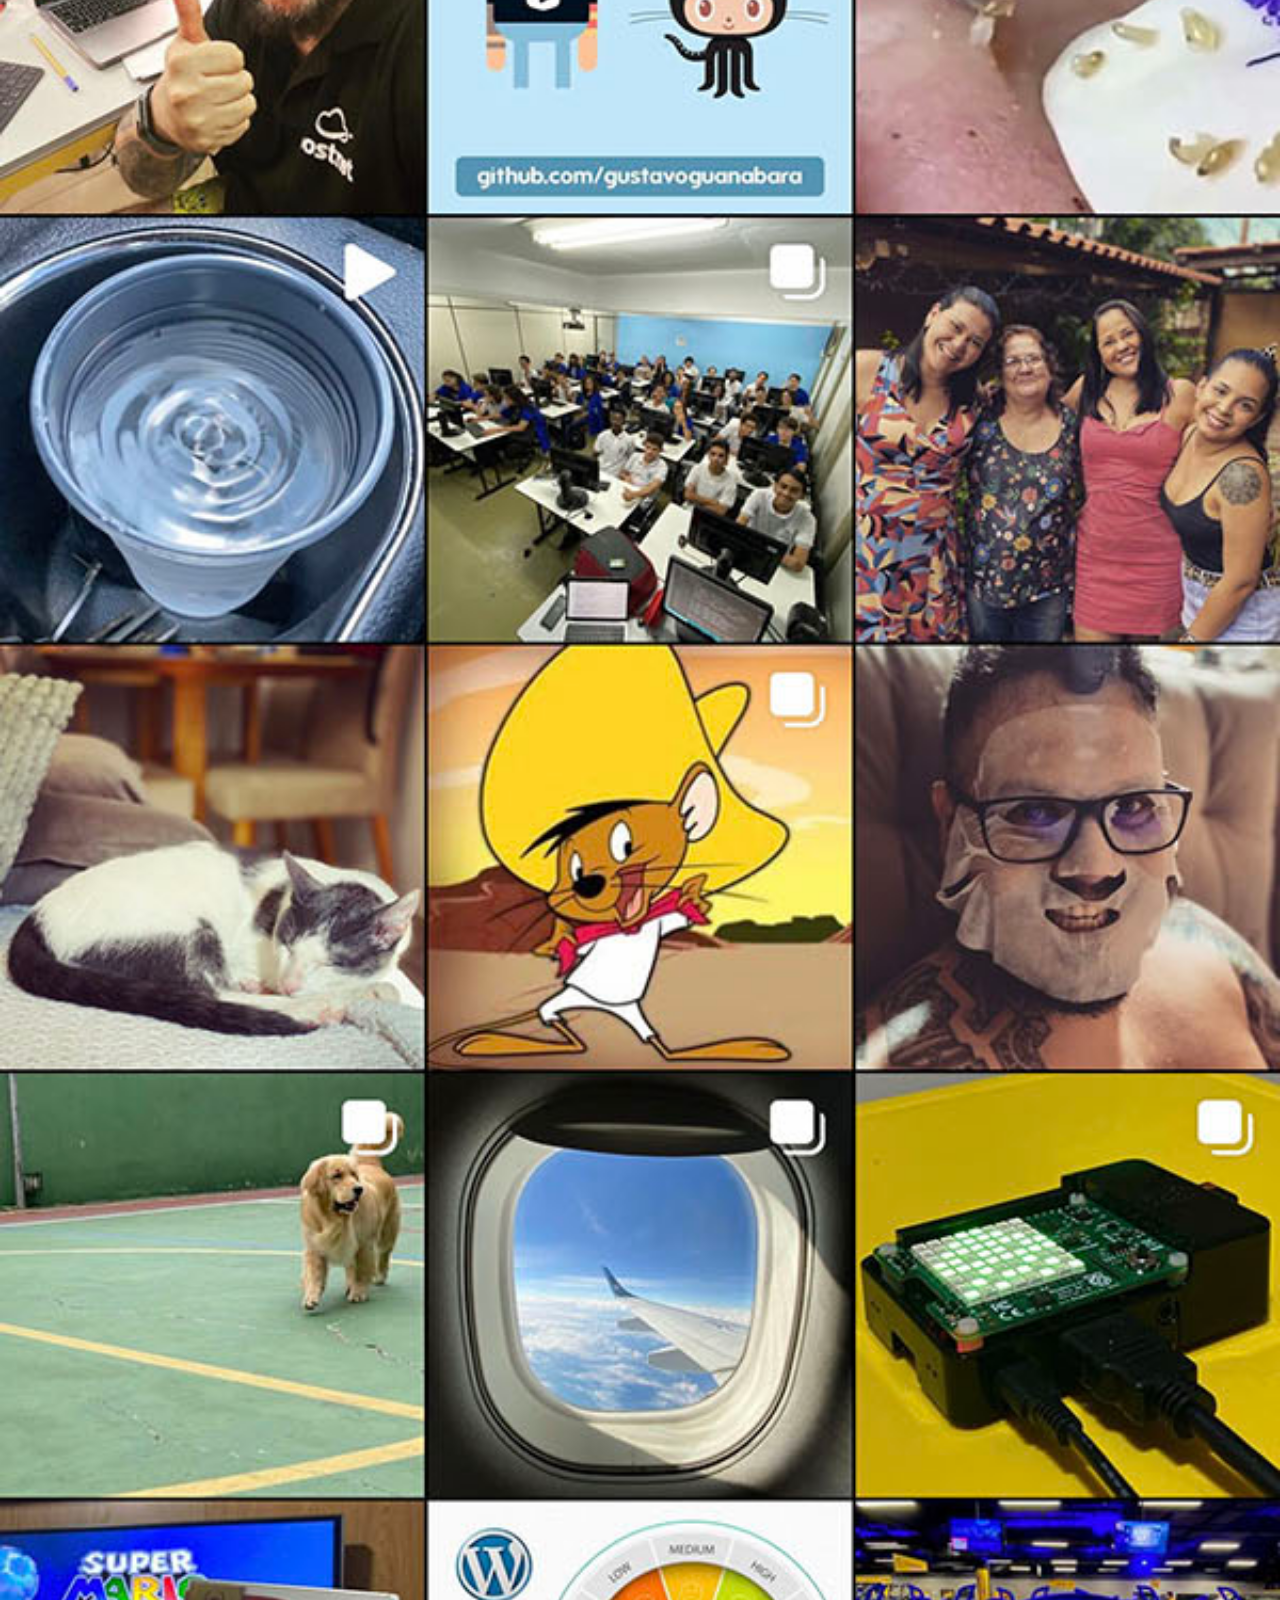
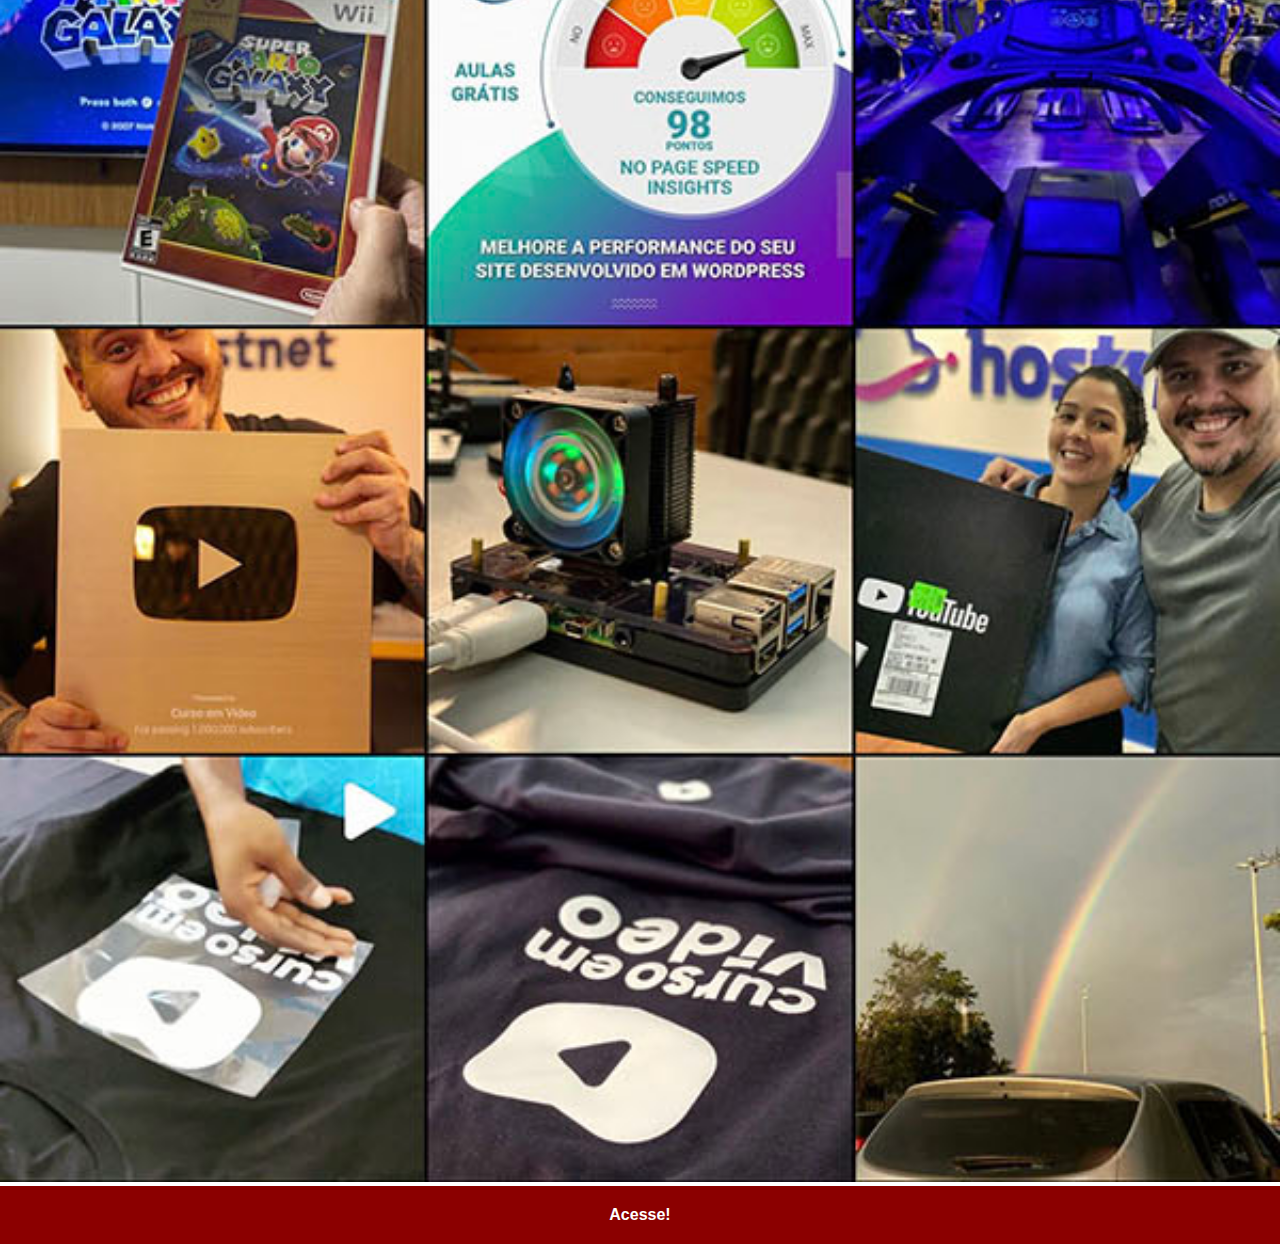
<file: instagram.html>
<!DOCTYPE html>
<html lang="pt-br">
<head>
    <meta charset="UTF-8">
    <meta name="viewport" content="width=device-width, initial-scale=1.0">
    <title>Document</title>
<link rel="stylesheet" href="styles/social.css">
</head>

<body>
    <img src="imagens/tela-instagram.jpg" alt="github">
    <a href="https://www.youtube.com/@CursoemVideo/playlists" target="_blank">Acesse!</a>
</body>
</html>
</file>
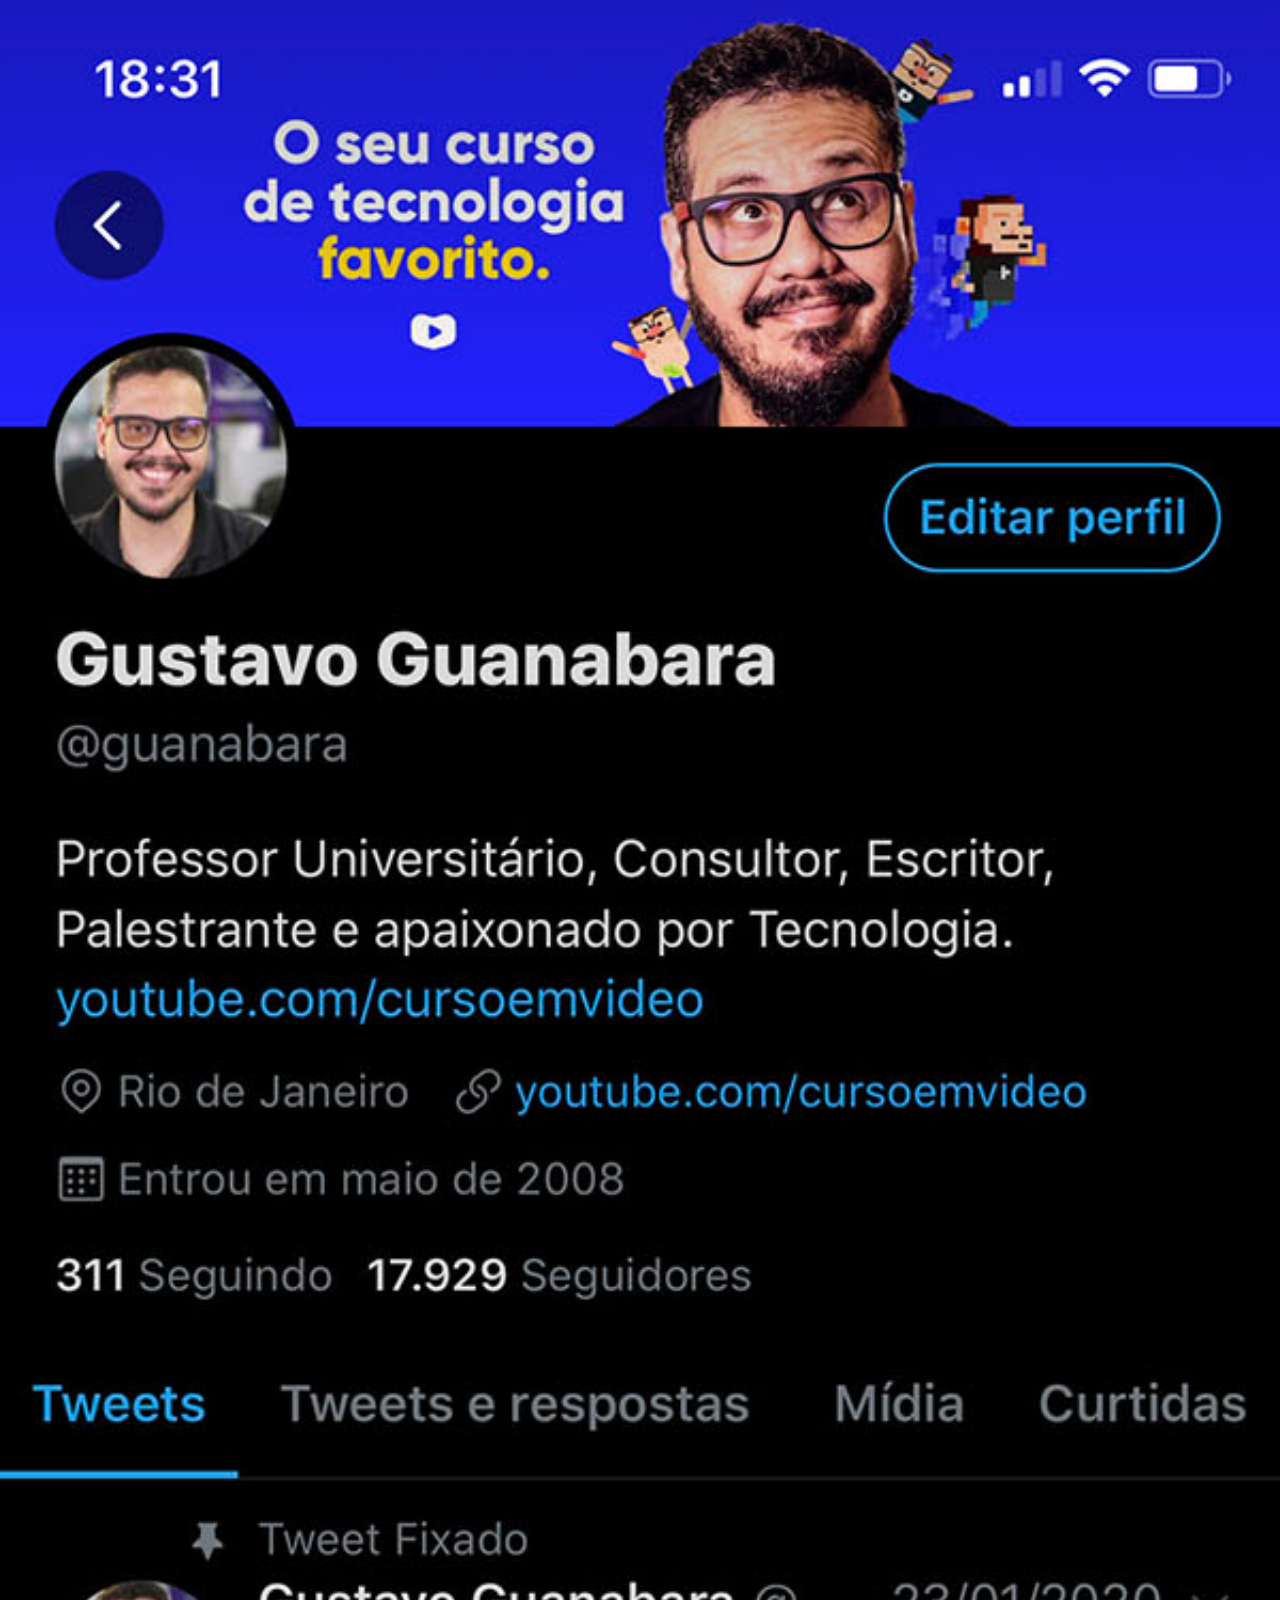
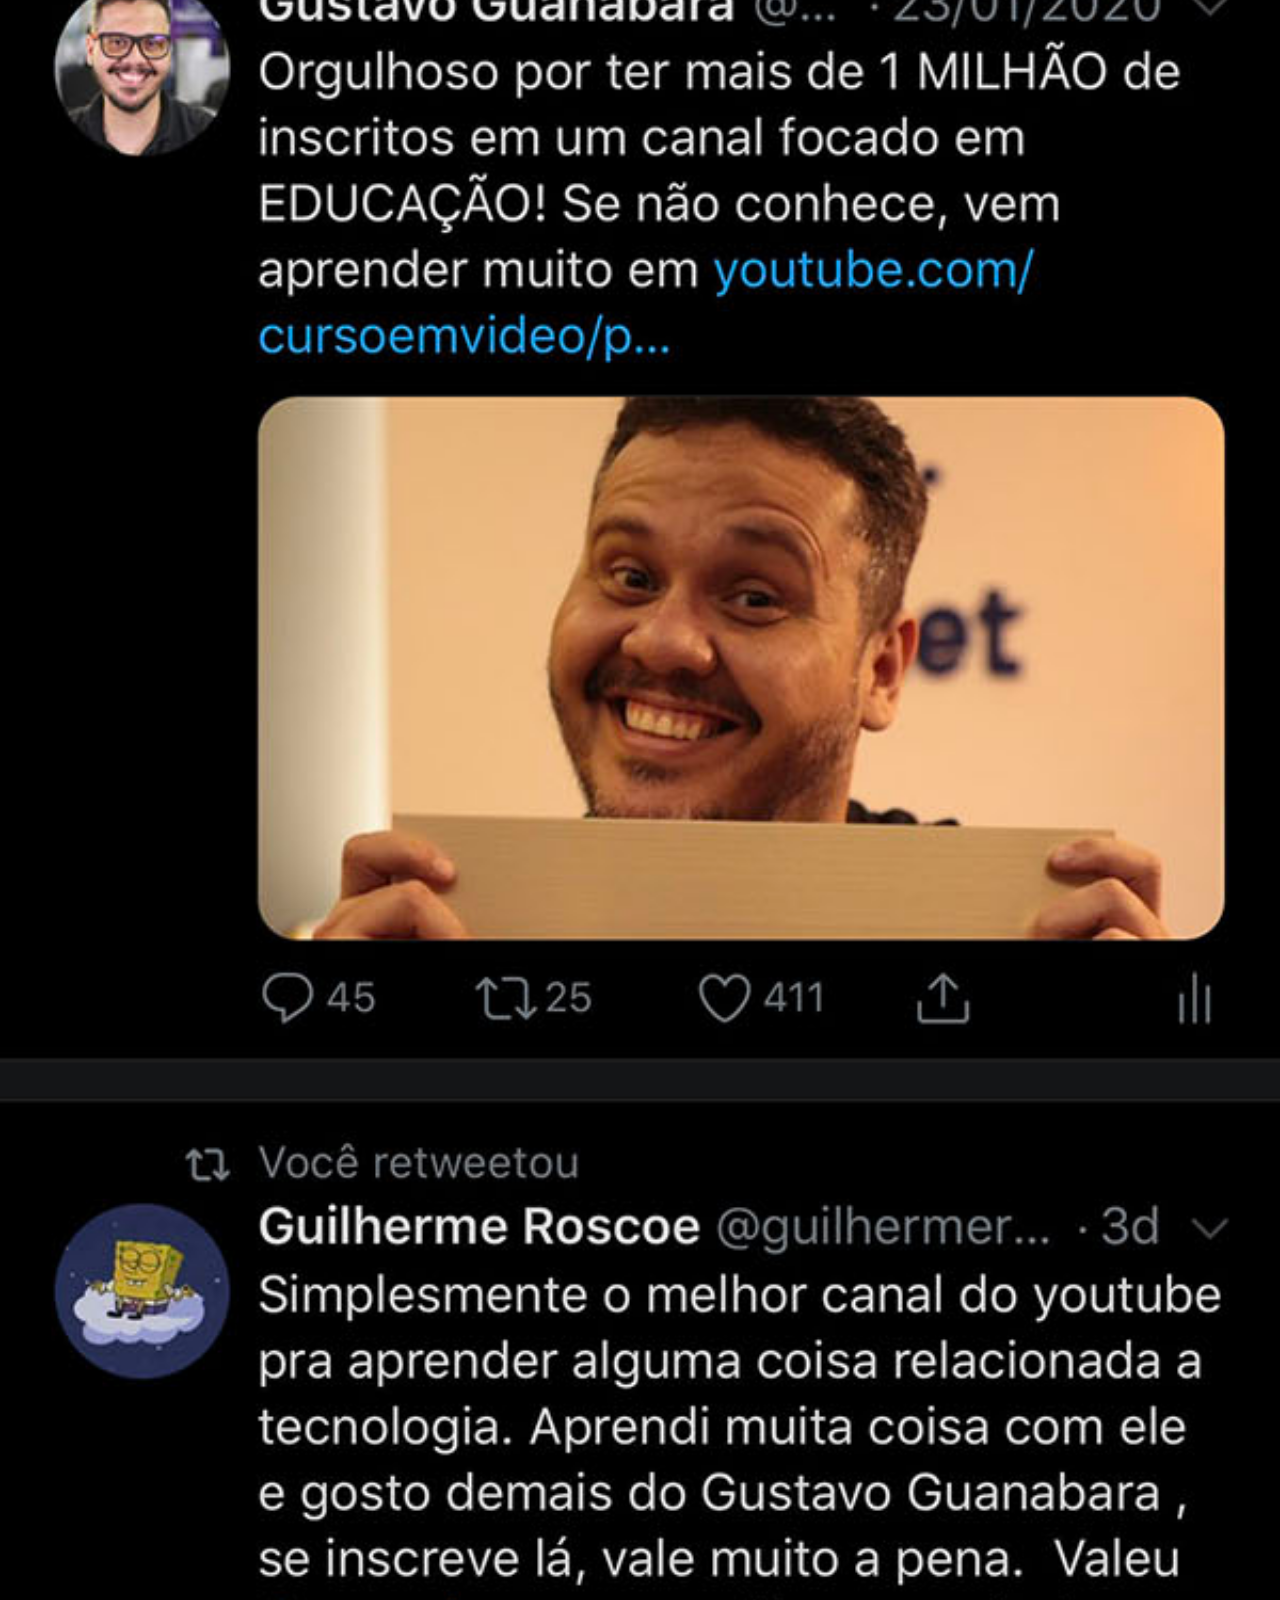
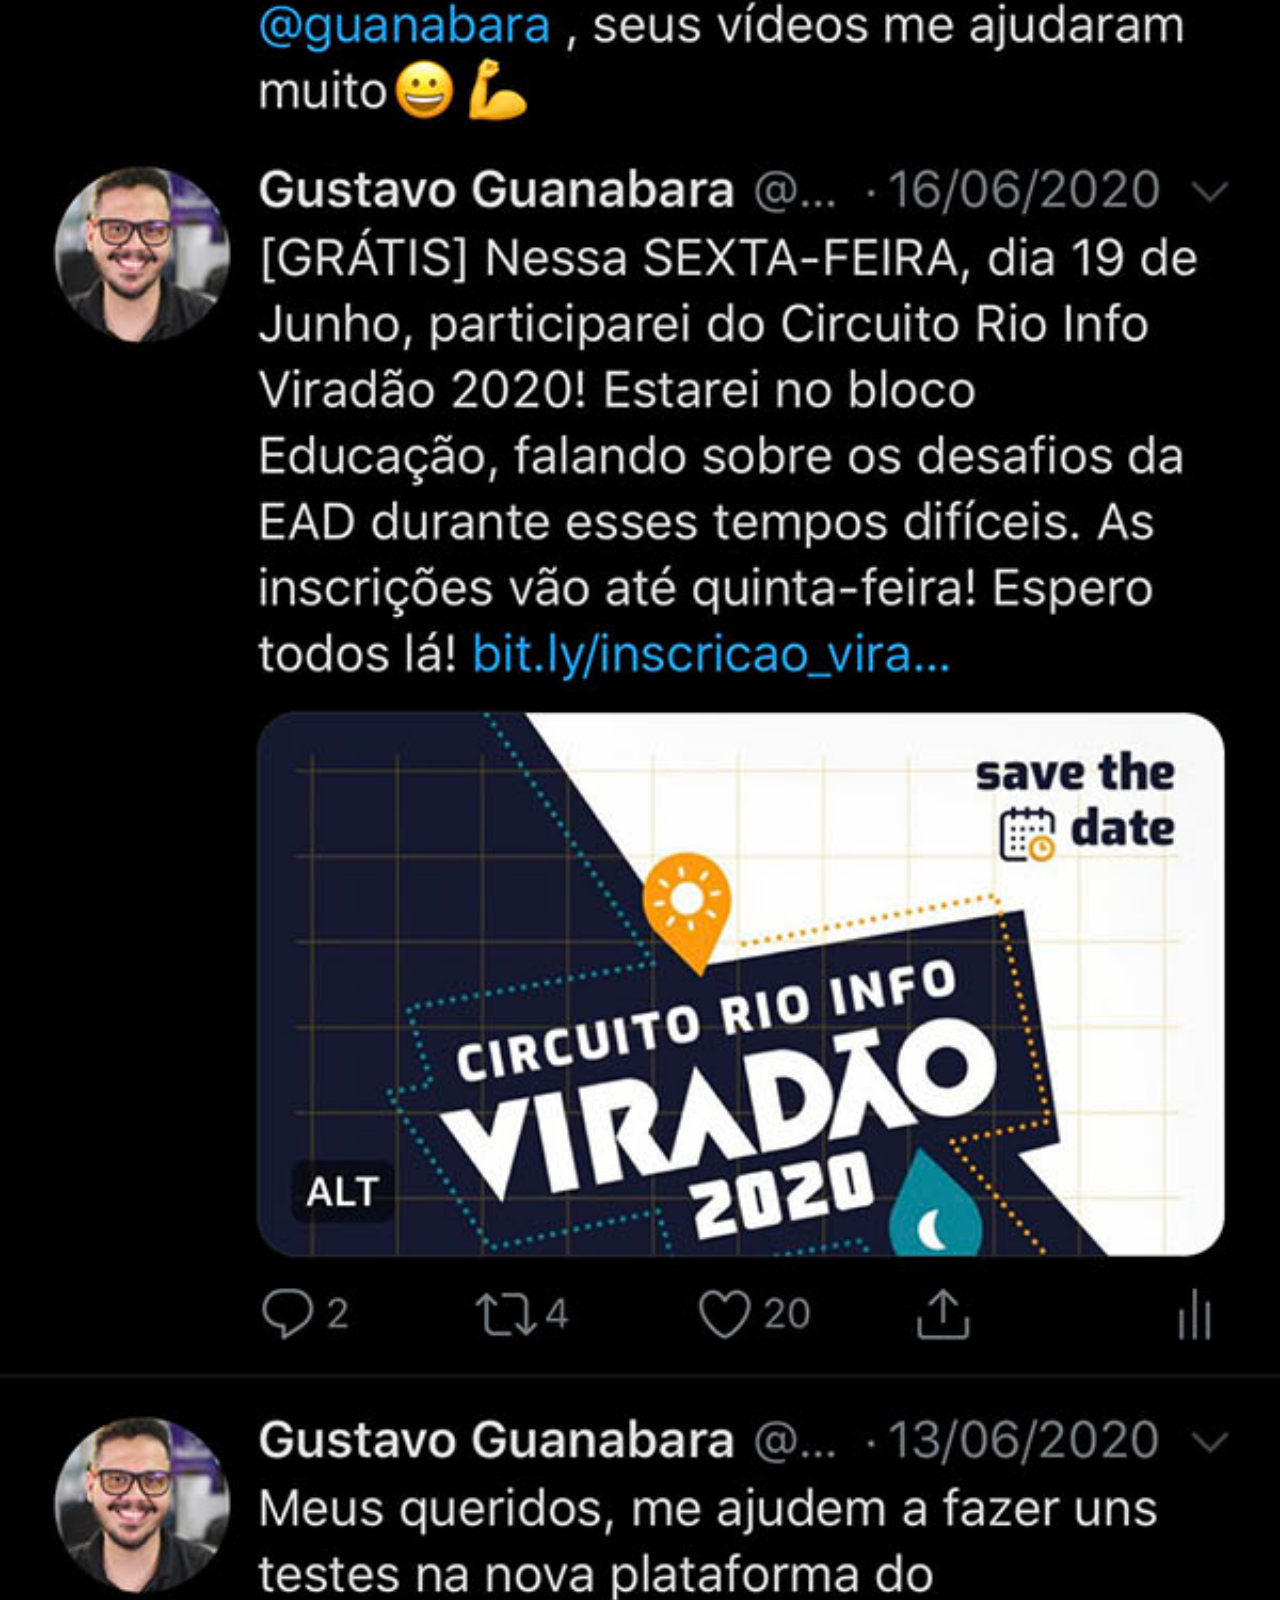
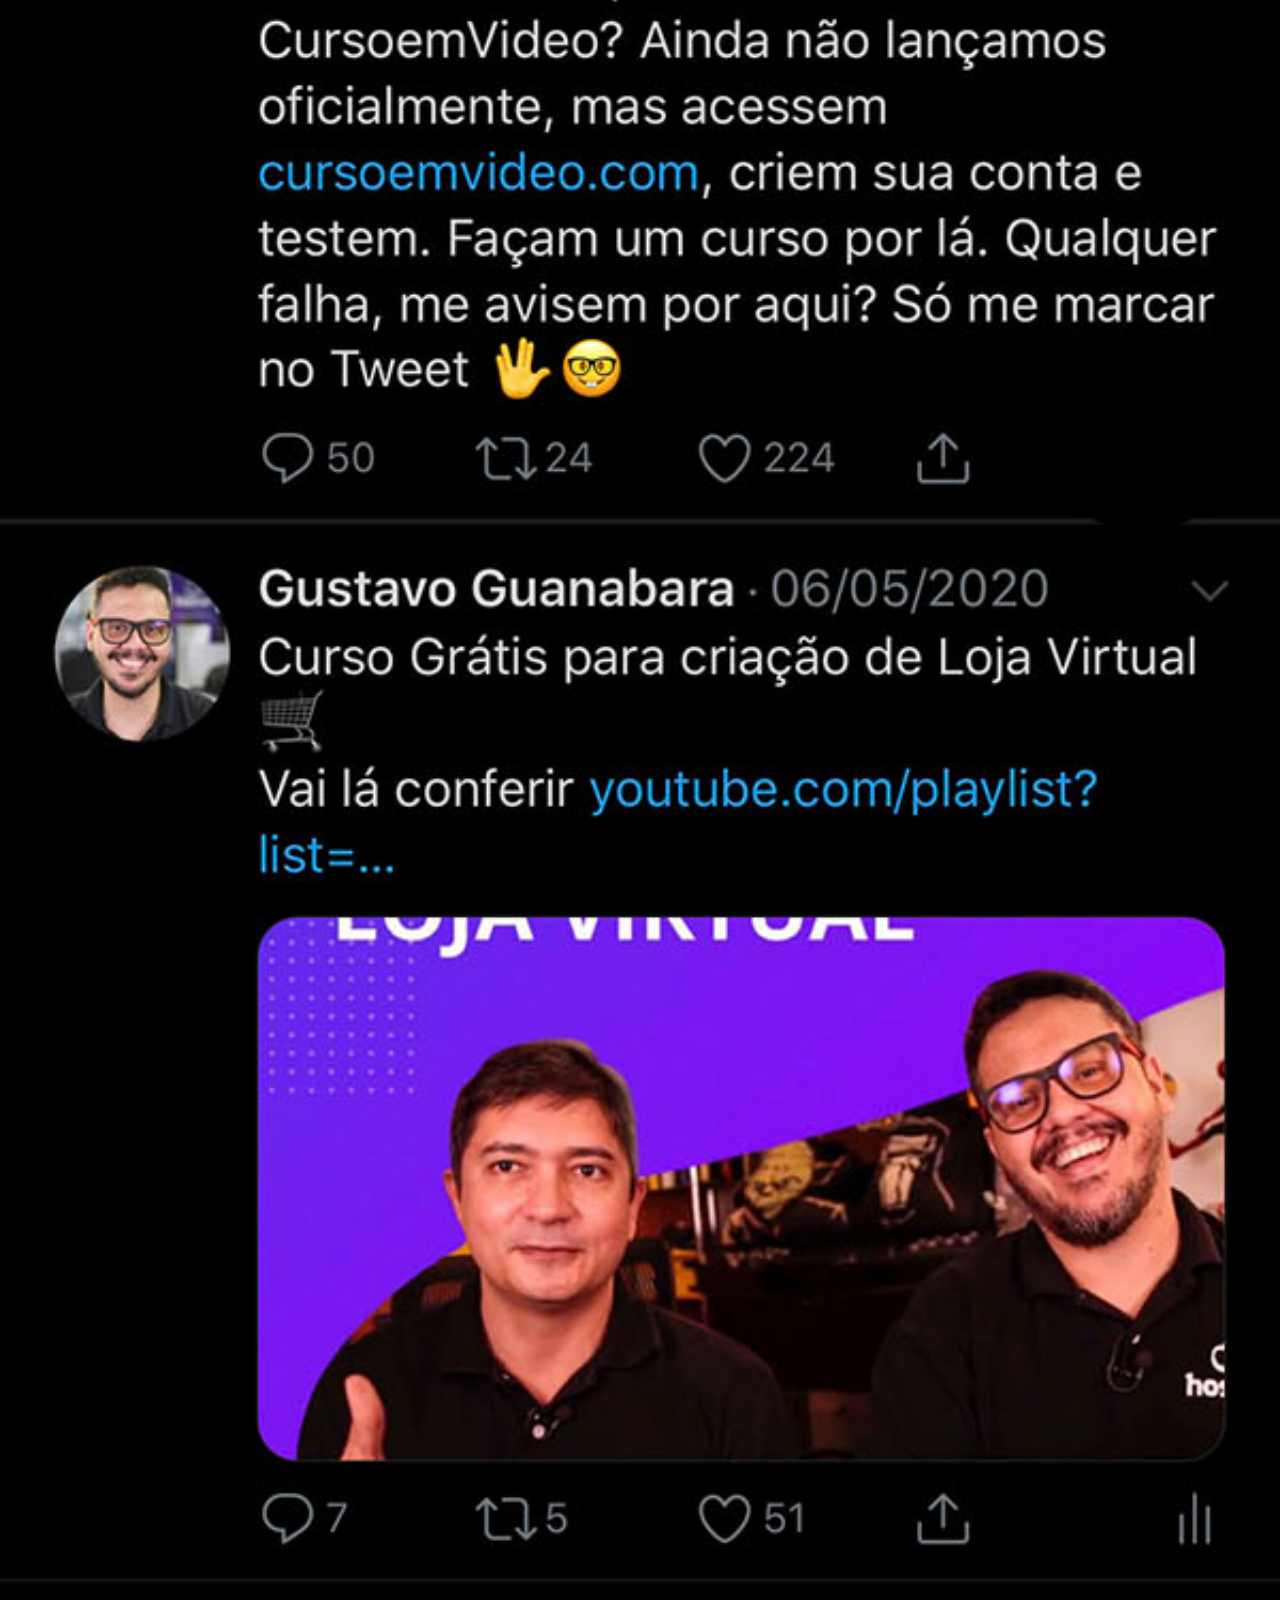
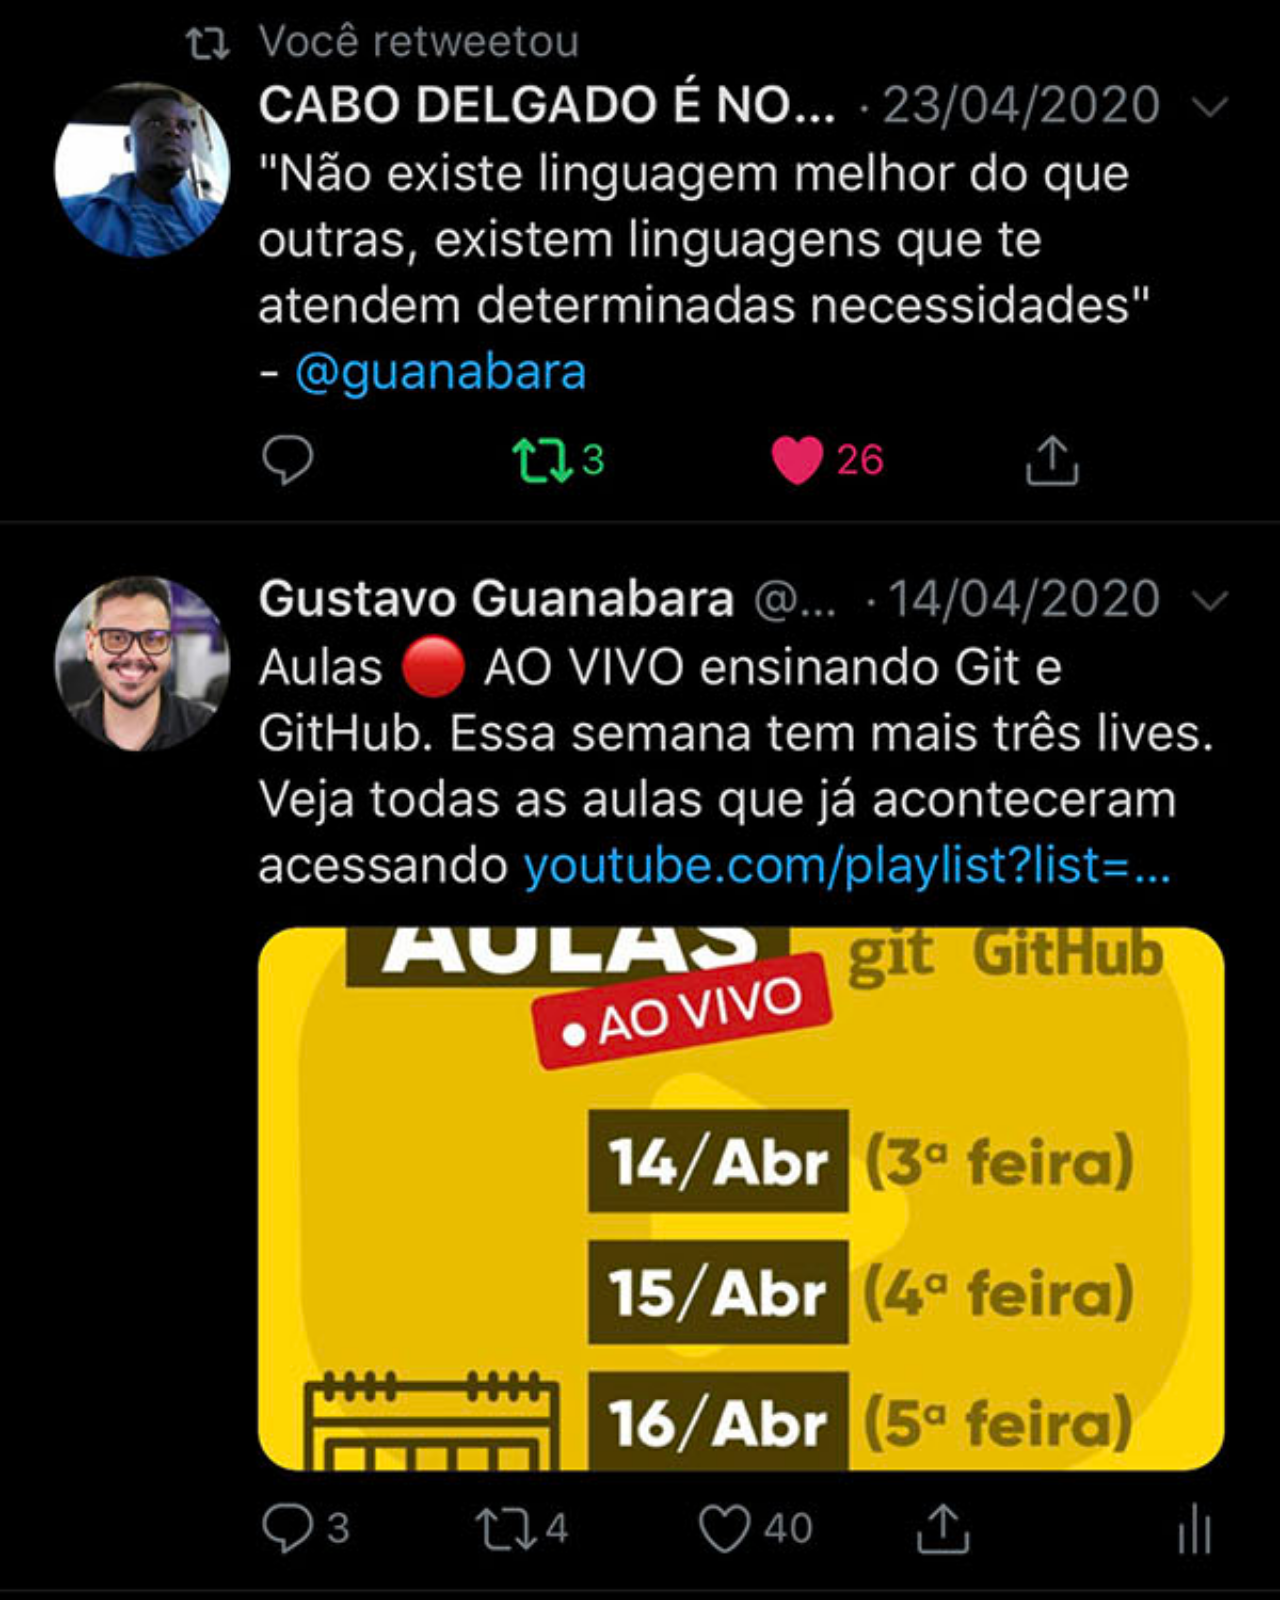
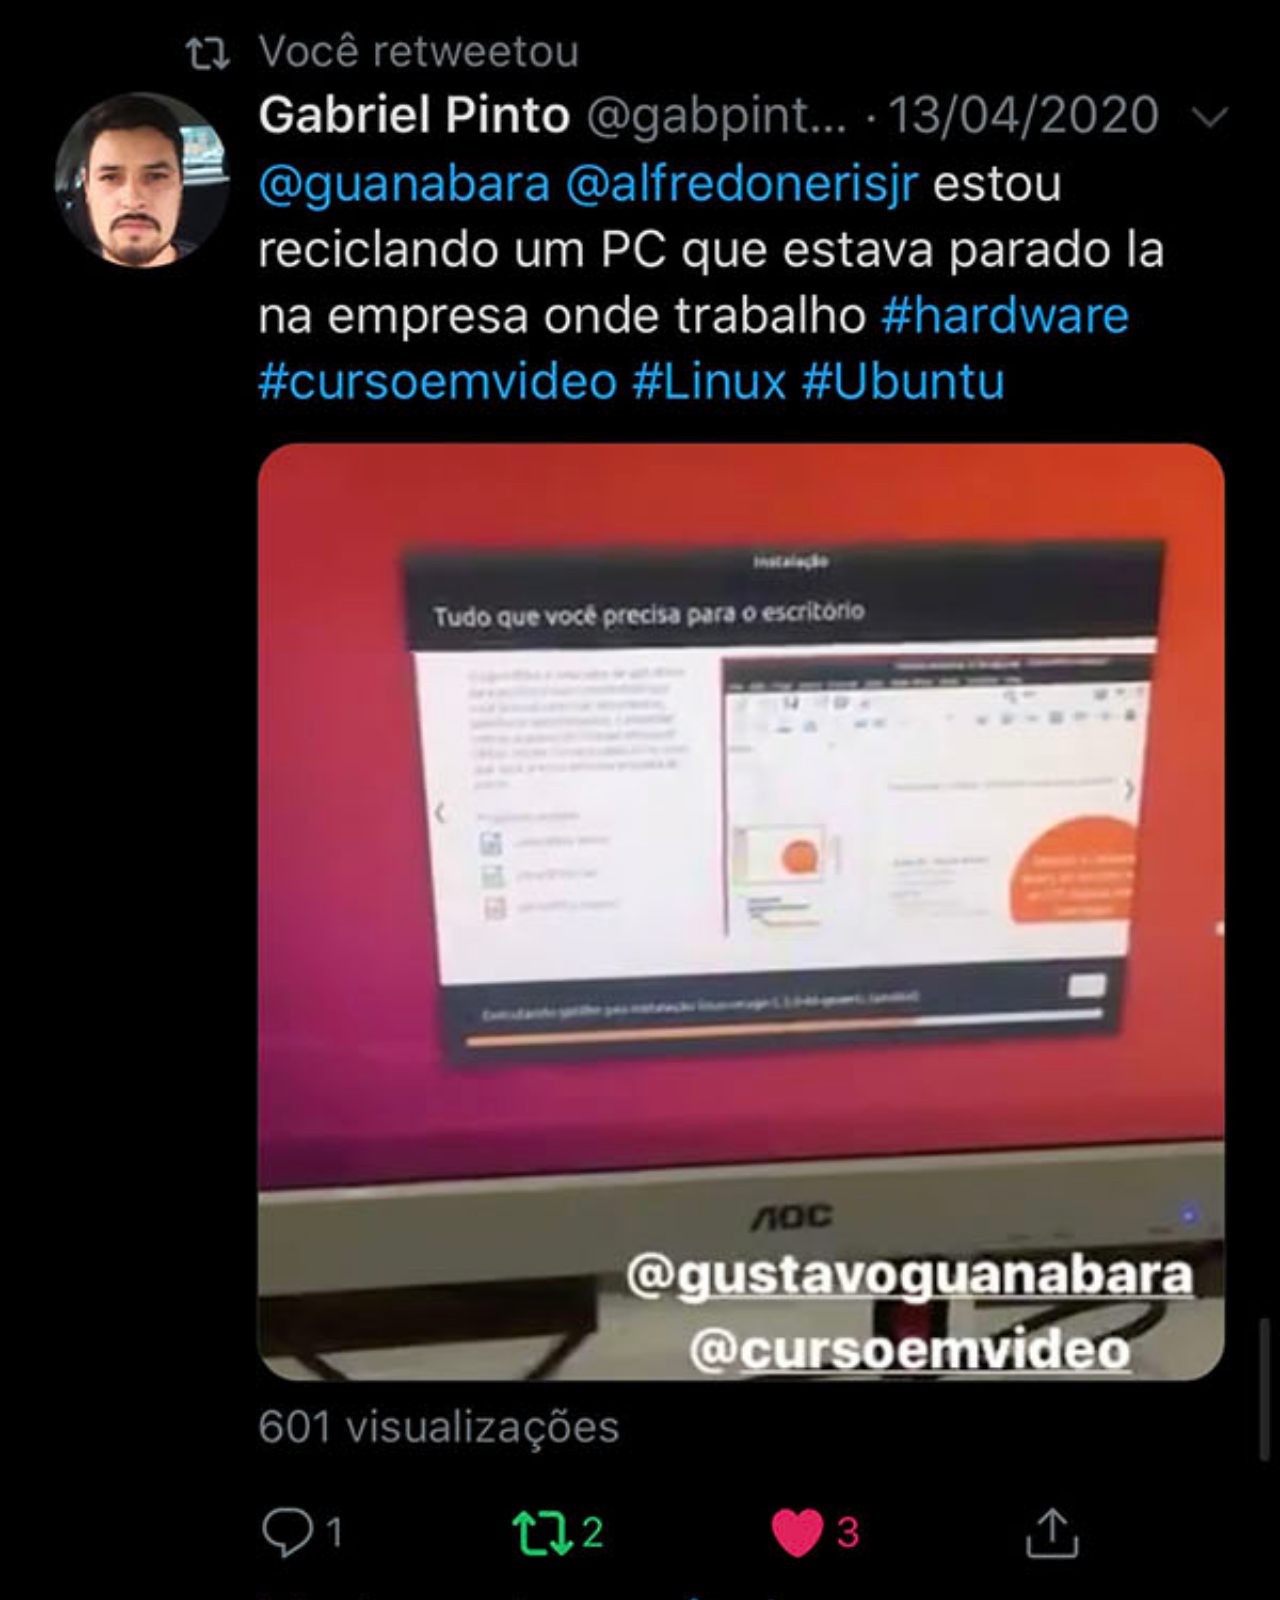
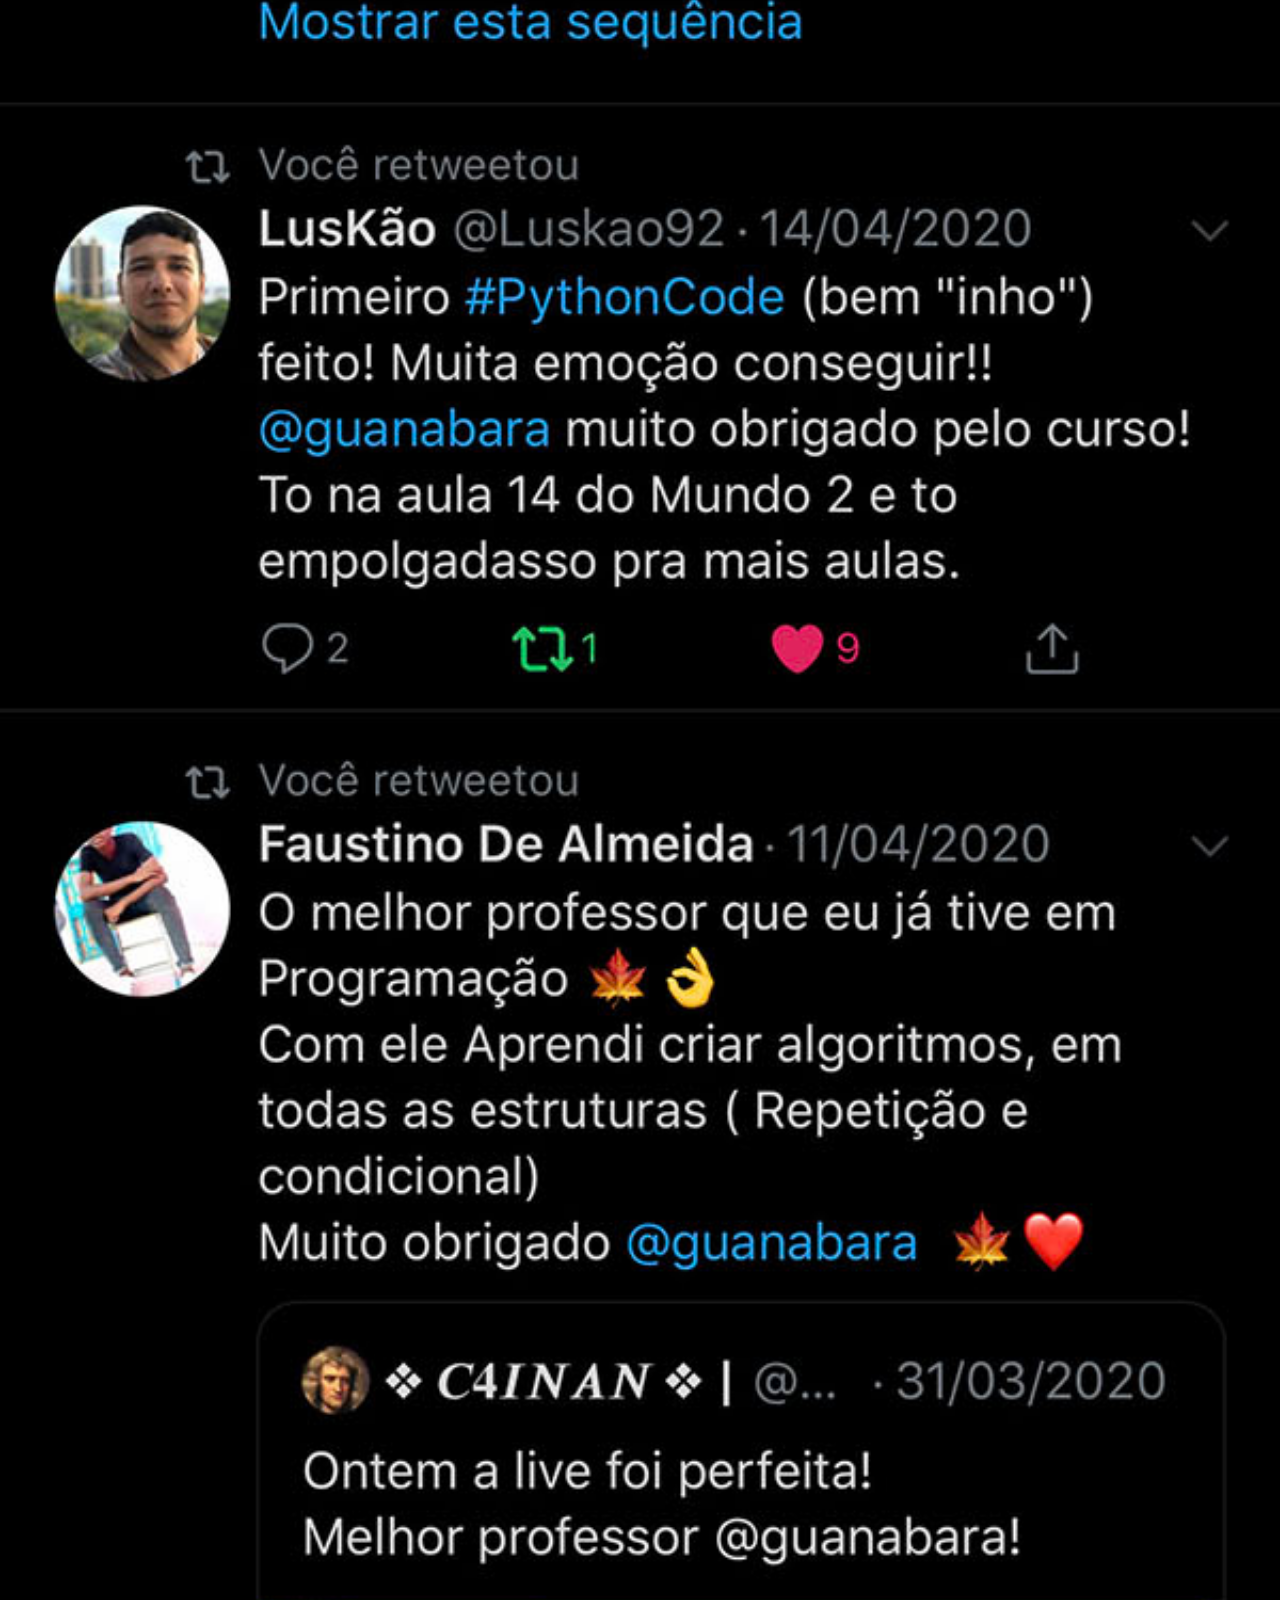
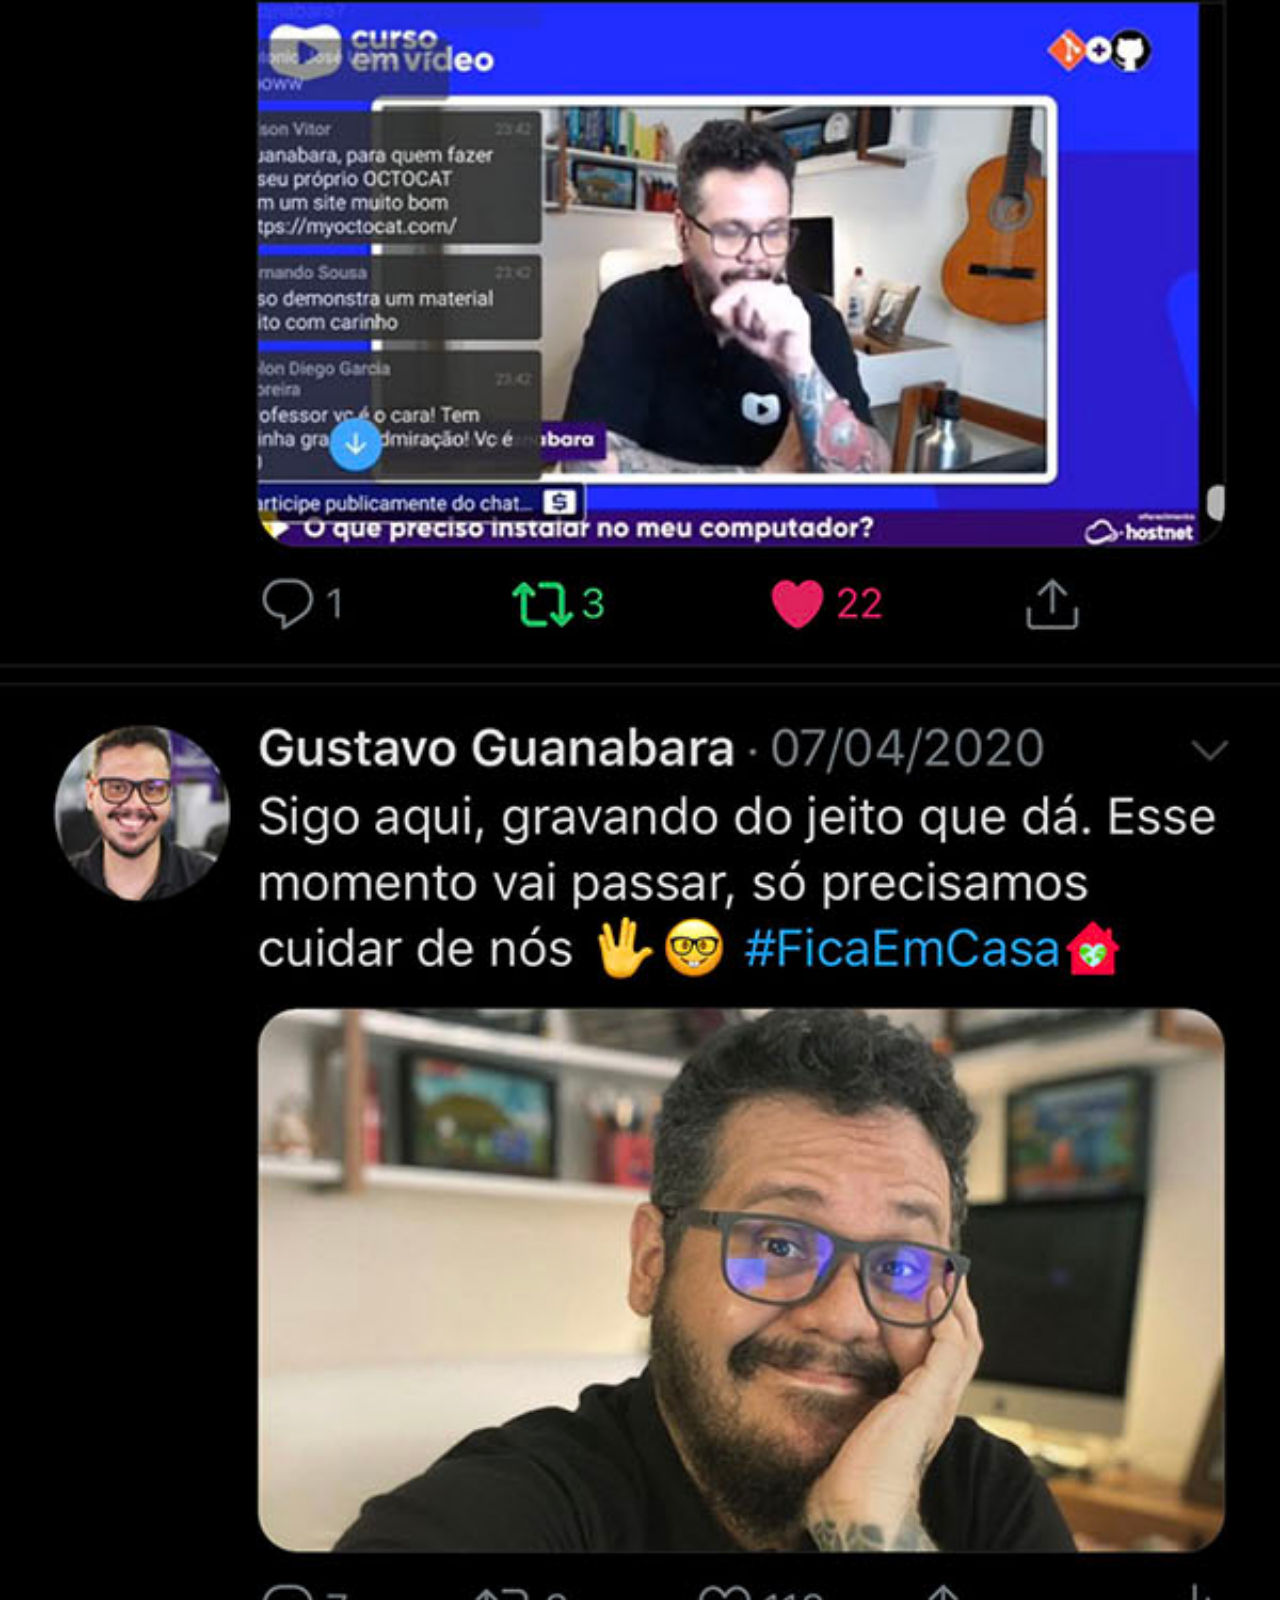
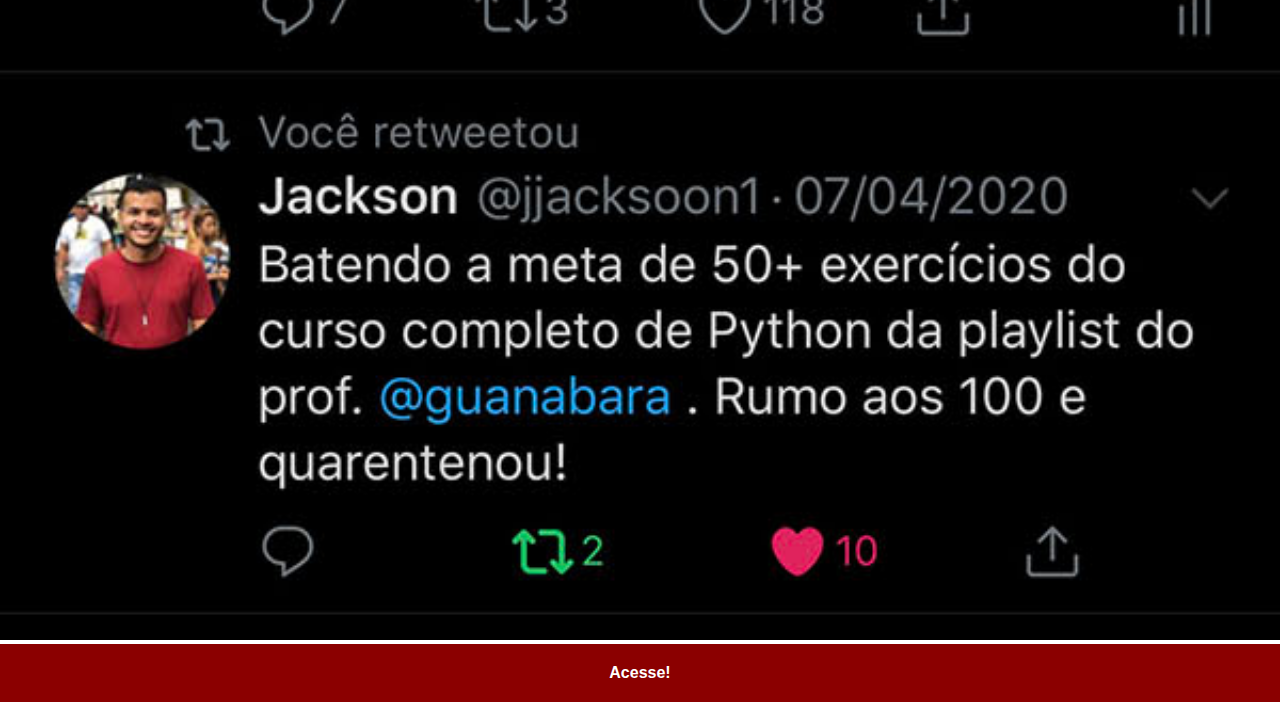
<file: twitter.html>
<!DOCTYPE html>
<html lang="pt-br">
<head>
    <meta charset="UTF-8">
    <meta name="viewport" content="width=device-width, initial-scale=1.0">
    <title>Document</title>
    <link rel="stylesheet" href="styles/social.css">
</head>

<body>
    <img src="imagens/tela-twitter.jpg" alt="github">
    <a href="https://www.youtube.com/@CursoemVideo/playlists" target="_blank">Acesse!</a>
</body>
</html>
</file>
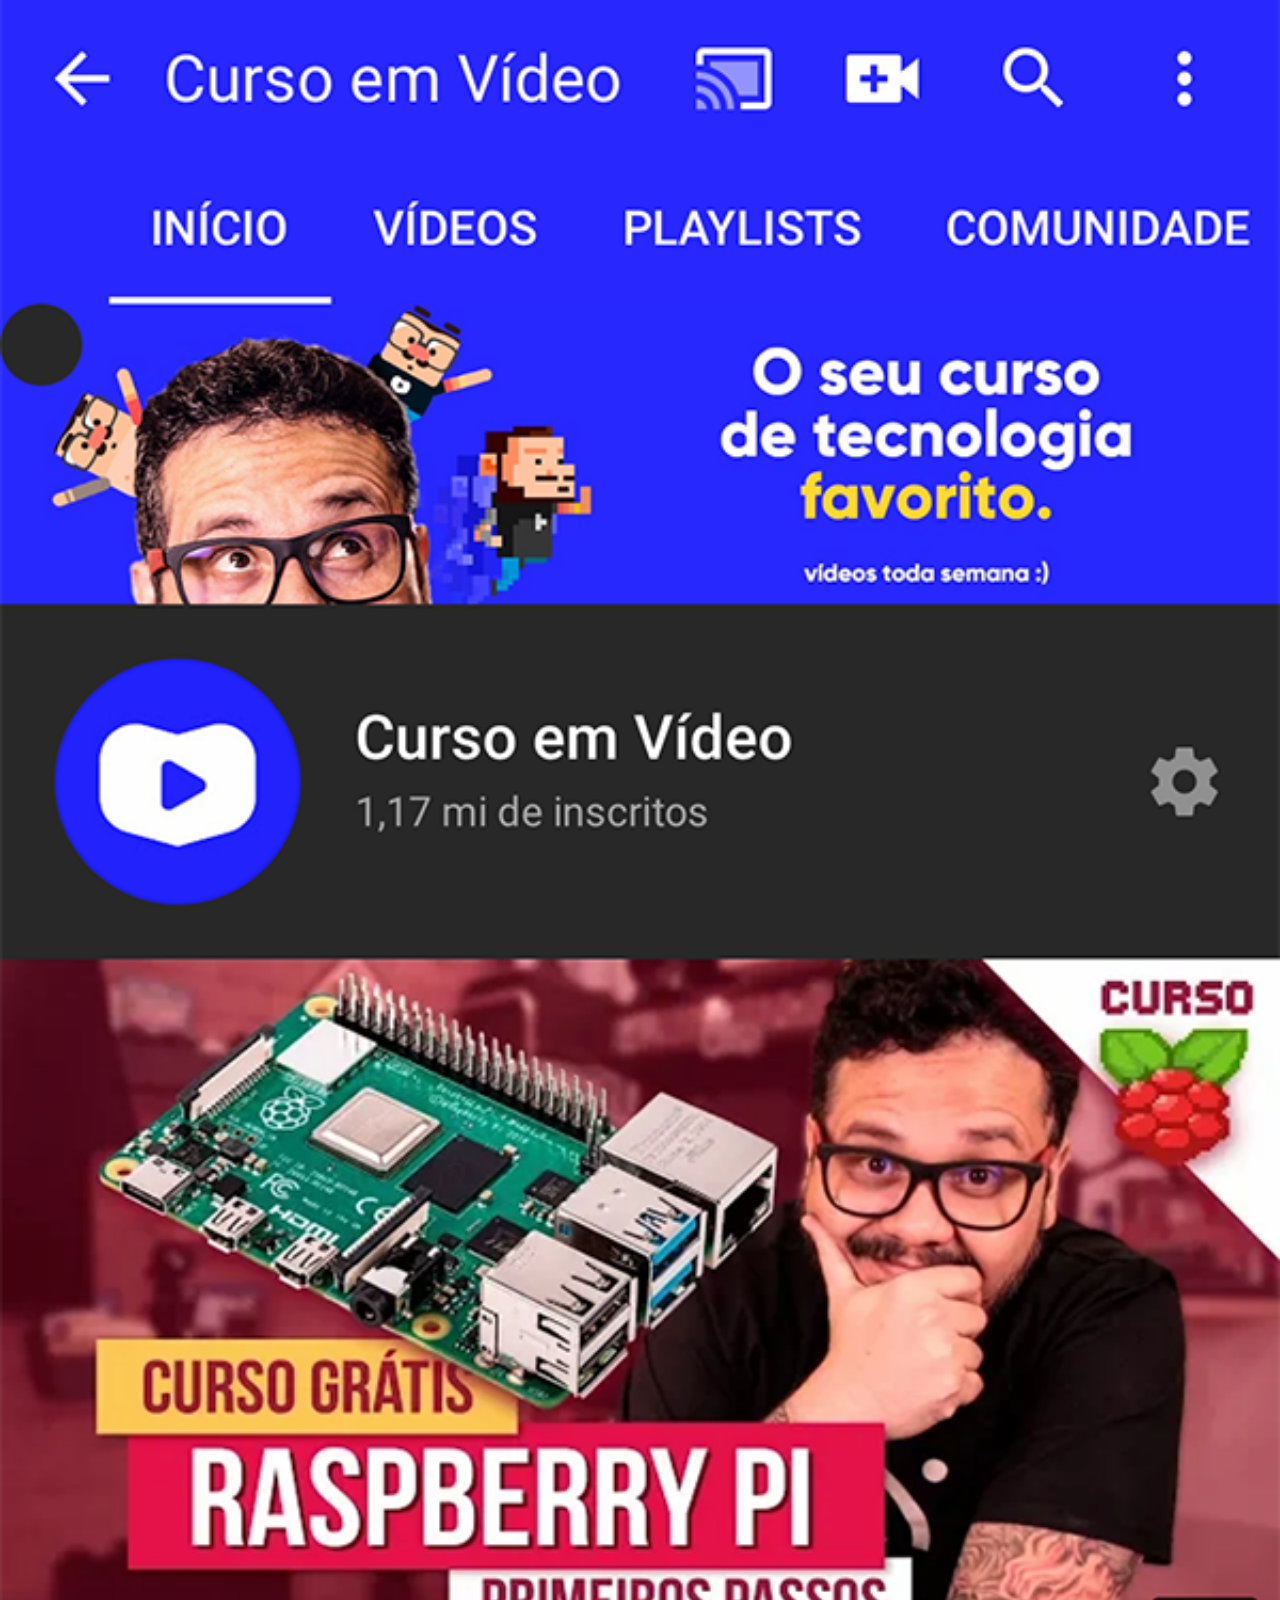
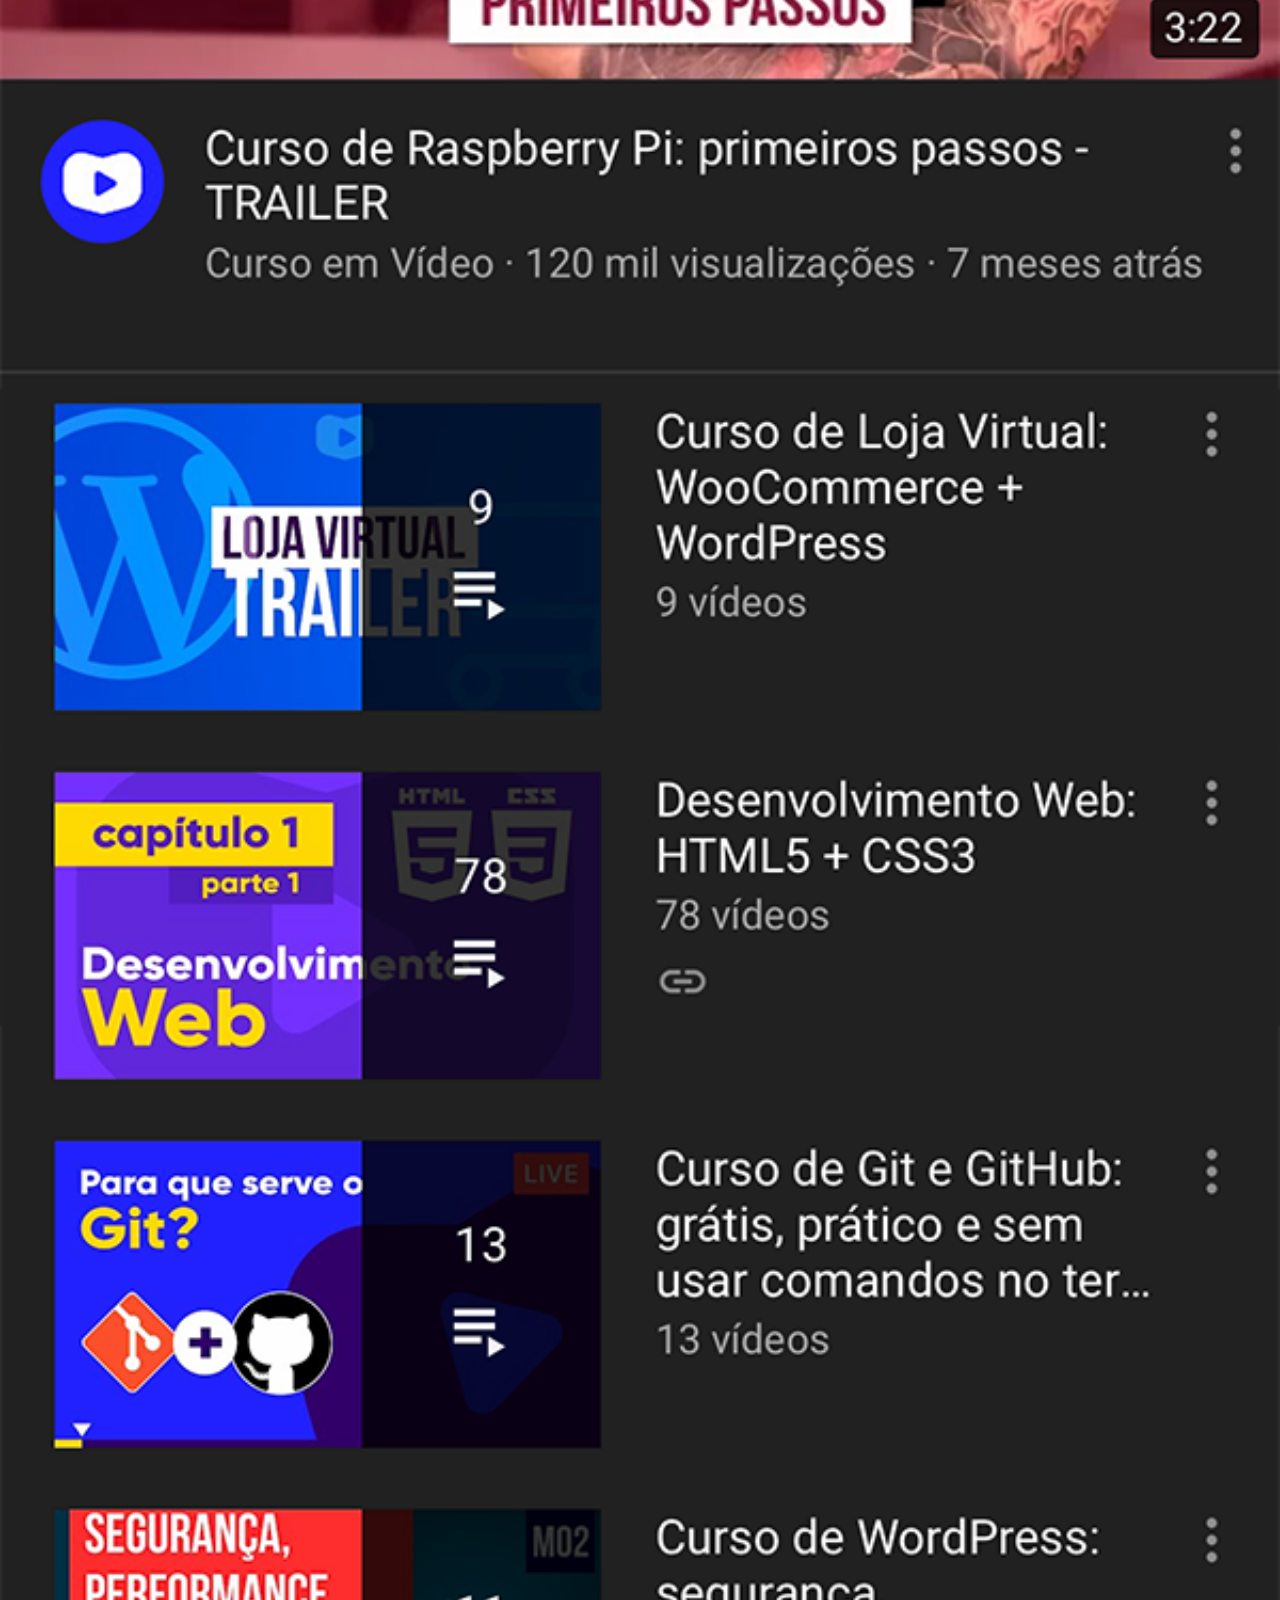
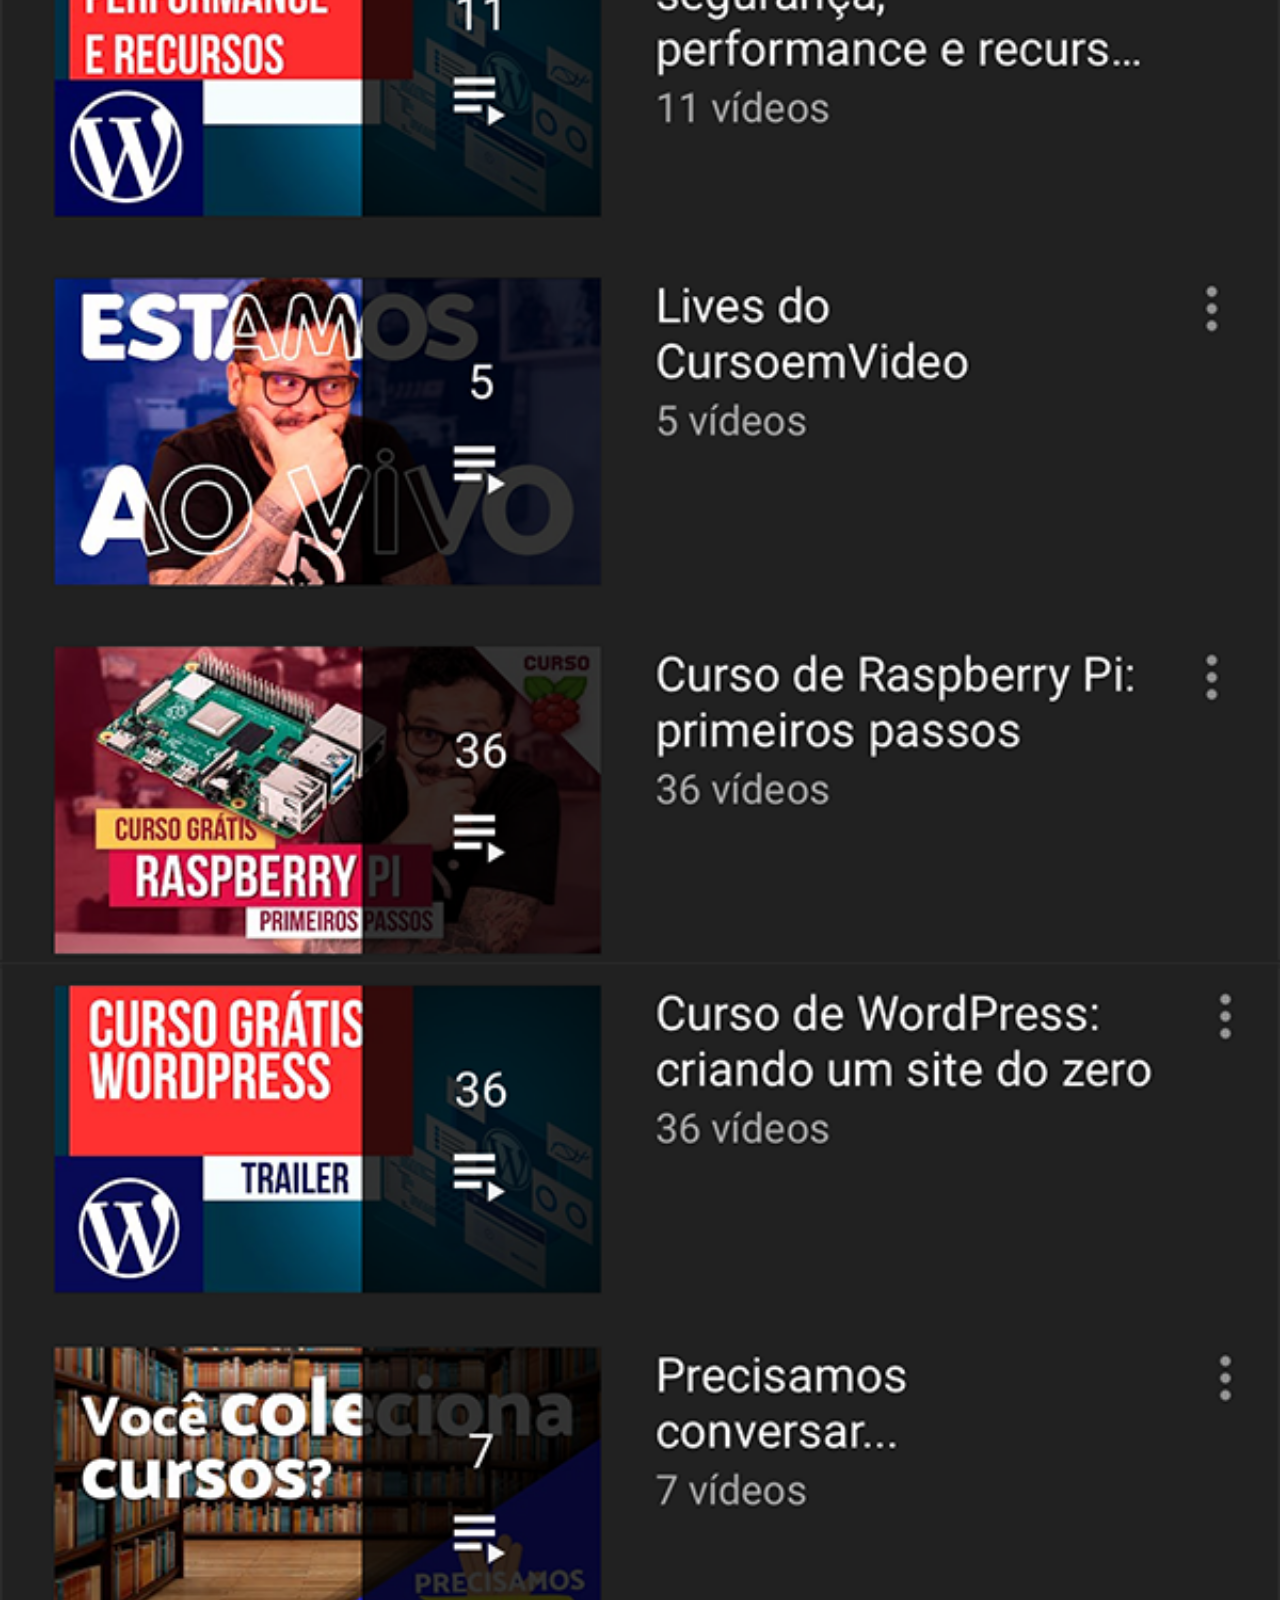
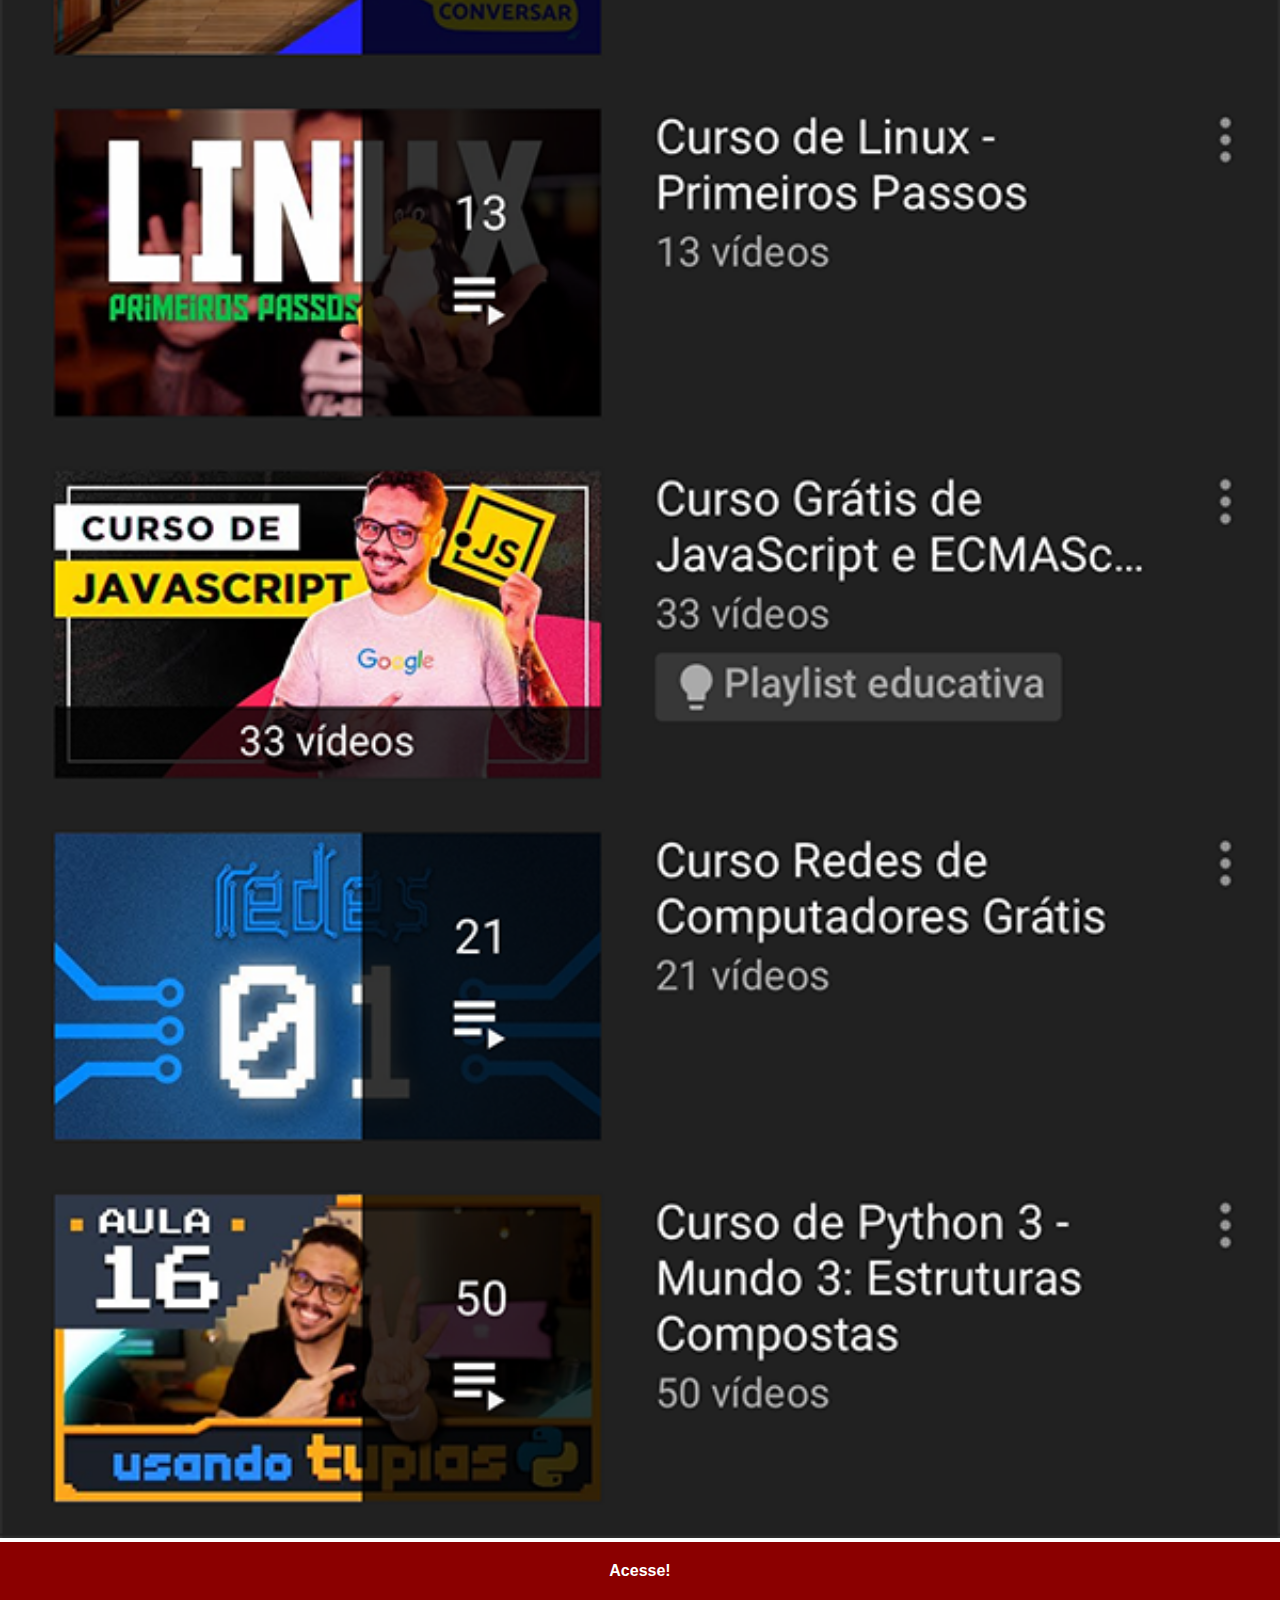
<file: youtube.html>
<!DOCTYPE html>
<html lang="pt-br">
<head>
    <meta charset="UTF-8">
    <meta name="viewport" content="width=device-width, initial-scale=1.0">
    <title>Document</title>
    <link rel="stylesheet" href="styles/social.css">
</head>

<body>
    <img src="imagens/tela-youtube.png" alt="youtube">
    <a href="https://www.youtube.com/@CursoemVideo/playlists" target="_blank">Acesse!</a>
</body>
</html>
</file>
<file: styles/style.css>
@charset "UTF-8";

*{
    margin: 0px;
    padding: 0px;
    font-family: Arial, Helvetica, sans-serif;
}

html, body{
    height: 100vh;
    width: 100vw;
    background-color: black;

}
body{
    background: url("../imagens/fundo-madeira.jpg") no-repeat top center;
    background-size: cover;
    background-attachment: fixed;
}
main{
    position: relative;
    height: 100vh;
}

section#telefone{
    position: absolute;
    top: 50%;
    left: 50%;
    transform: translate(-50%, -50%);

    height: 627px;
    width: 311px;
    
    background: url('../imagens/frame-iphone.png') no-repeat;
}
iframe#tela{
    position: relative;
    top: 81.5px;
    left: 22px;
    width: 265.5px;
    height: 468.5px;
}
section#redes-sociais{
    text-align: right;
}
section#redes-sociais img{
    width: 50px;
    margin: 5px;
    border-radius: 50%;
    box-shadow: 2px 2px 5px rgba(0, 0, 0, 0.4);
    box-sizing: border-box;
}
section#redes-sociais img:hover{
   
    
    border: 2px solid rgba(255, 255, 255, 0.221);
    transform: translate(-3px, 0px);
    box-shadow: 5px 5px 10px rgba(0, 0, 0, 0.612);
    transition: transform .35s;
    
}
</file>
<file: styles/social.css>
@charset "UTF-8";

*{
        margin: 0px;
        padding: 0px;
        font-family: Arial, Helvetica, sans-serif;
    }
    ::-webkit-scrollbar{
        width: 0;
        height: 0;
    }
    img{
        width: 100vw;
    }
    a{
        display: block;
        background-color: darkred;
        color: white;
        padding: 20px;
        text-align: center;
        font-weight: bolder;
        text-decoration: none;
    }
   a:hover{
    background-color: red;
   }
</file>
